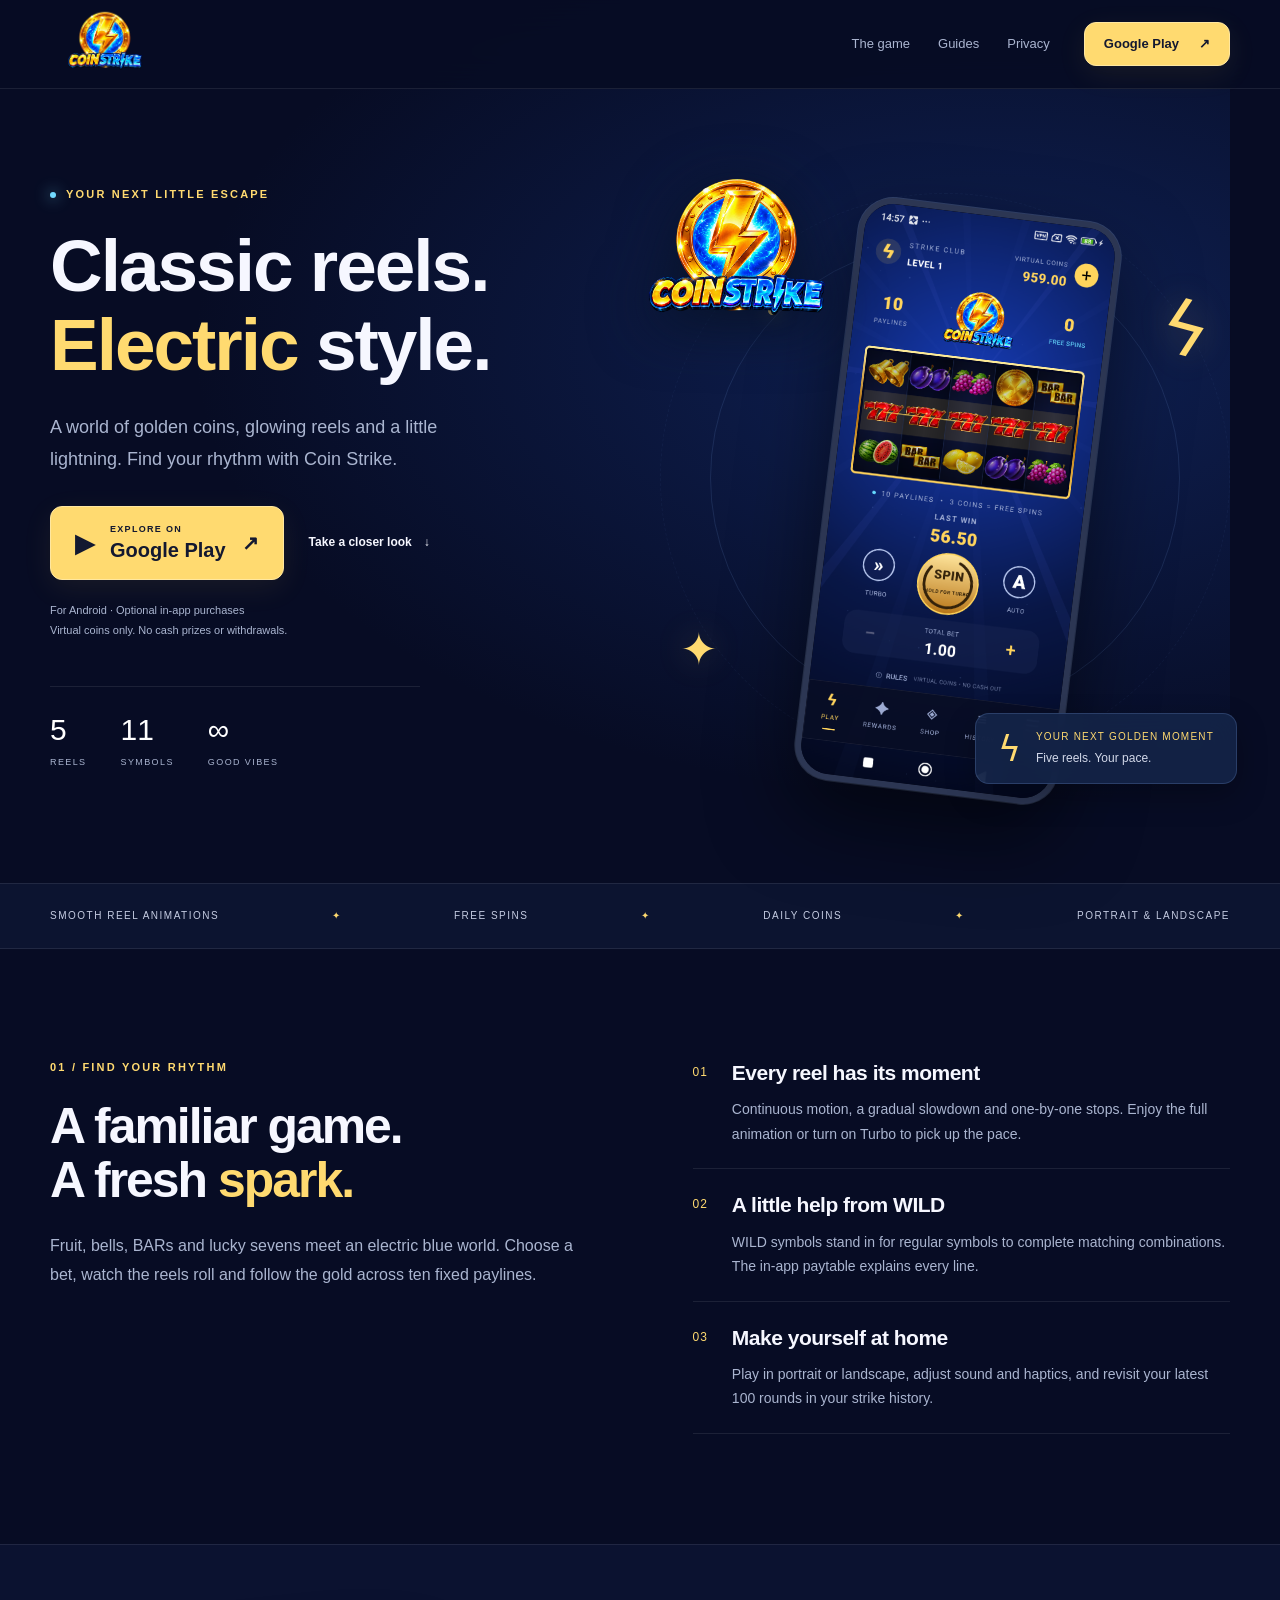
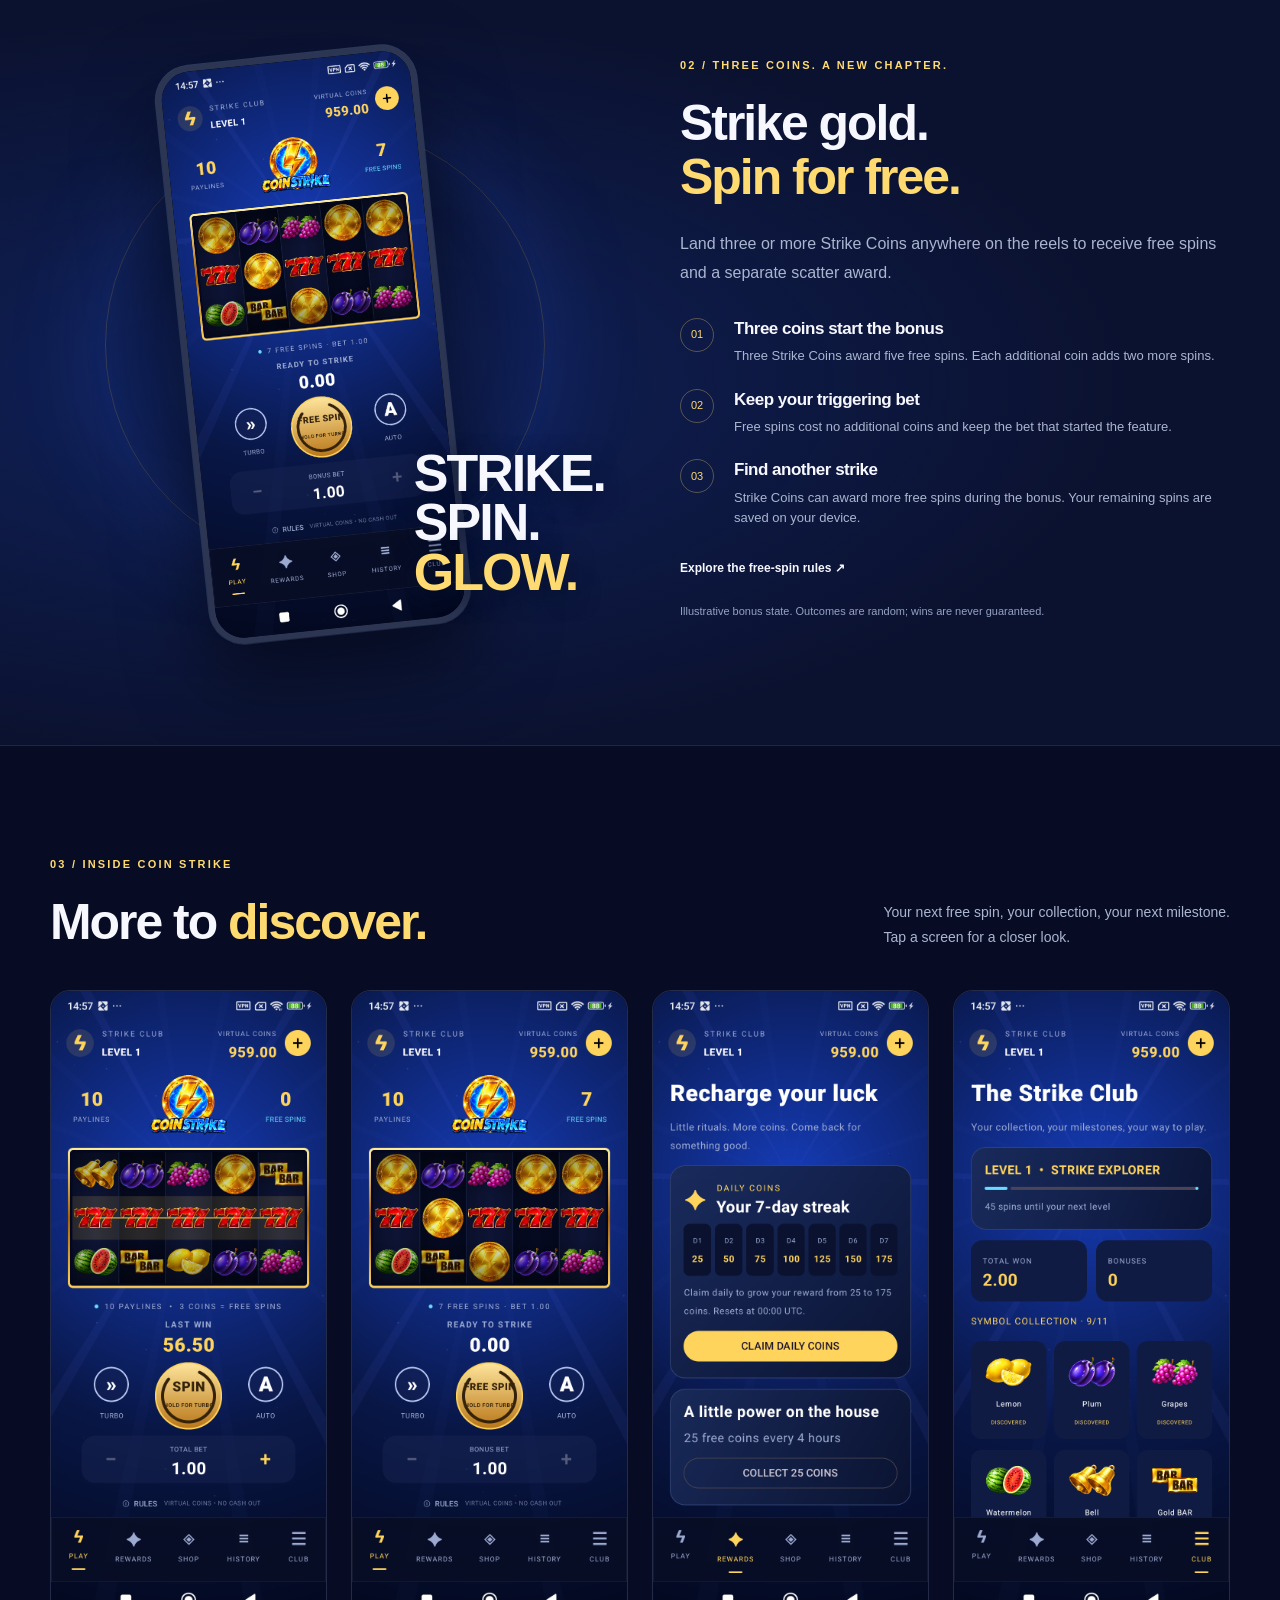
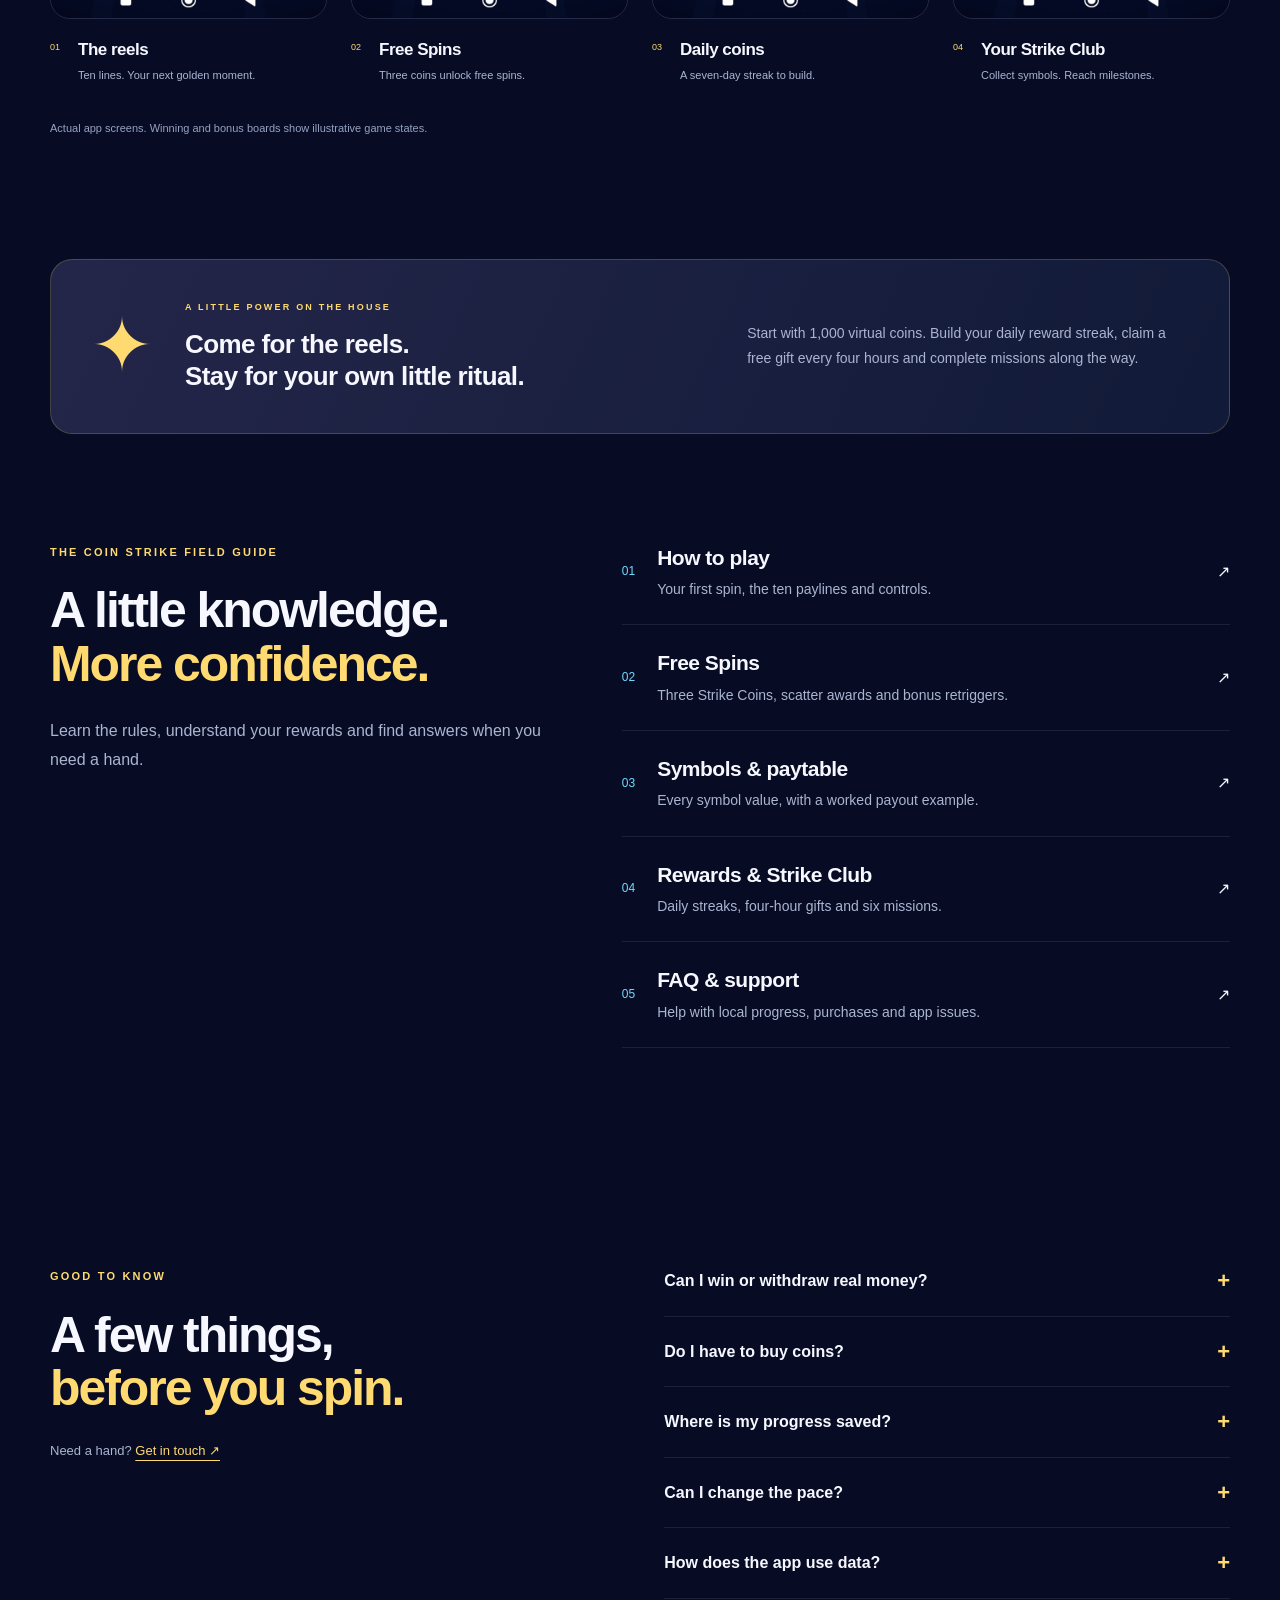
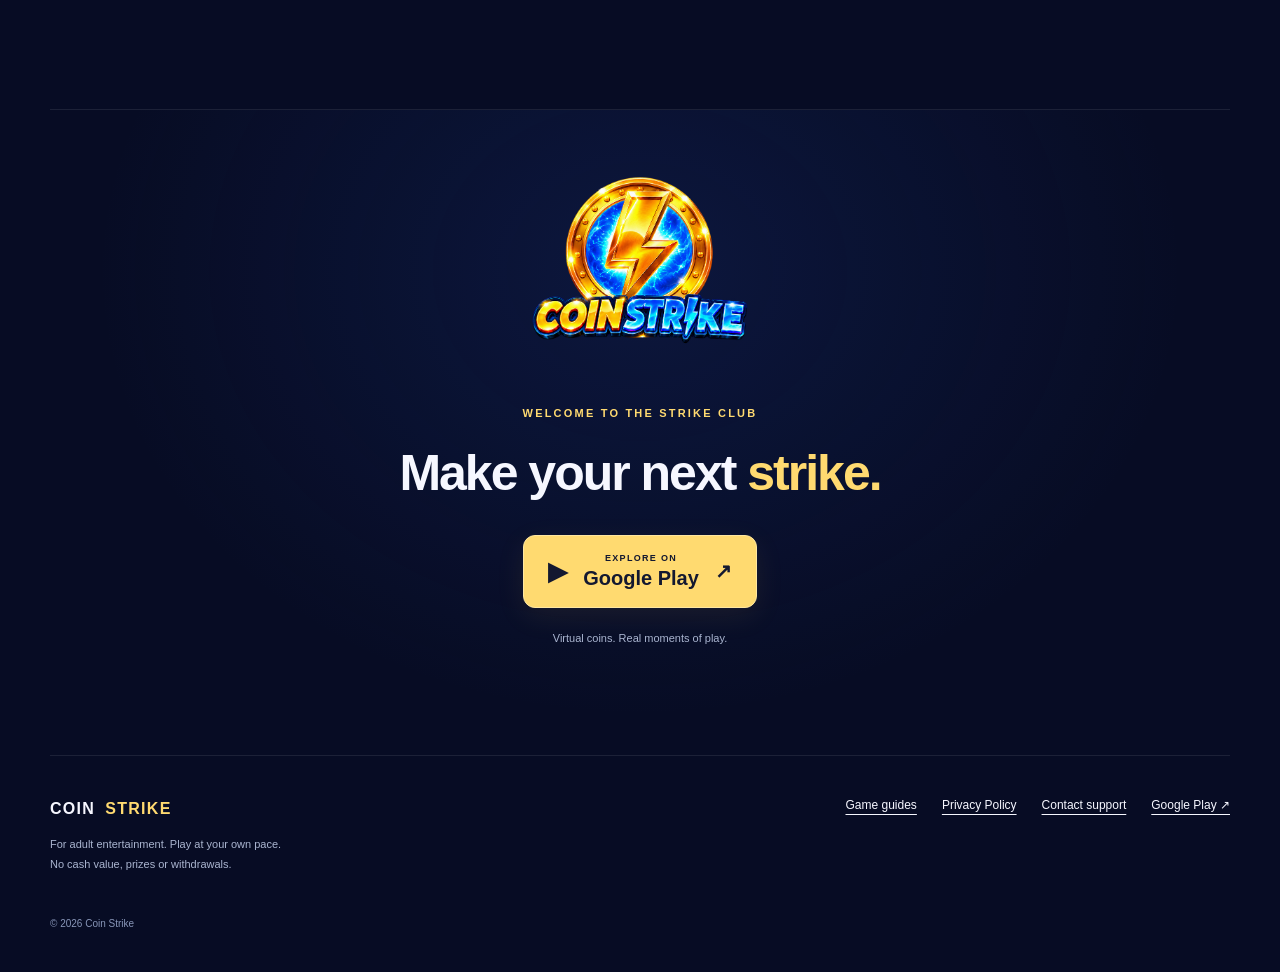
<file: index.html>
<!doctype html>
<html lang="en">
<head>
  <meta charset="utf-8">
  <meta name="viewport" content="width=device-width, initial-scale=1">
  <meta name="theme-color" content="#070c24">
  <meta name="description" content="Meet Coin Strike: five spinning reels, Free Spins bonuses, daily rewards and your own Strike Club. Virtual coins only. Available for Android.">
  <meta property="og:title" content="Coin Strike — Your next golden moment">
  <meta property="og:description" content="Classic reels. Electric style. Discover Coin Strike for Android.">
  <meta property="og:type" content="website">
  <meta property="og:image" content="https://limoorkastrk0-spec.github.io/energy/assets/social-banner.png">
  <link rel="canonical" href="https://limoorkastrk0-spec.github.io/energy/">
  <meta property="og:url" content="https://limoorkastrk0-spec.github.io/energy/">
  <meta name="google-site-verification" content="cwt-EK8rHZI1pwtSwrD2F3ayRUk7xdEvDpZ3lm4qTAI">
  <title>Coin Strike — Your next golden moment</title>
  <link rel="icon" type="image/png" href="assets/app-icon.png?v=9-final">
  <link rel="stylesheet" href="styles.css?v=9-final">
  <script src="site.js" defer></script>
<script type="application/ld+json">{"@context": "https://schema.org", "@type": "WebSite", "@id": "https://limoorkastrk0-spec.github.io/energy/#website", "url": "https://limoorkastrk0-spec.github.io/energy/", "name": "Coin Strike", "inLanguage": "en"}</script>
</head>
<body>
<a class="skip-link" href="#main">Skip to content</a>
<header class="site-header">
  <div class="wrap header-inner">
    <a class="brand" href="index.html" aria-label="Coin Strike home"><img src="assets/coin-strike-logo.png?v=9-final" width="110" height="88" alt="Coin Strike"></a>
    <nav aria-label="Main navigation"><a href="#the-game">The game</a><a href="#guides">Guides</a><a href="privacy.html">Privacy</a></nav>
    <a class="button button-small" href="https://play.google.com/store/apps/details?id=com.fallowmint.harvesttrolley" target="_blank" rel="noopener noreferrer">Google Play <span aria-hidden="true">↗</span></a>
  </div>
</header>
<main id="main">
  <section class="hero wrap" aria-labelledby="hero-title">
    <div class="hero-copy">
      <p class="eyebrow"><span class="spark" aria-hidden="true"></span> YOUR NEXT LITTLE ESCAPE</p>
      <h1 id="hero-title">Classic reels.<br><em>Electric</em> style.</h1>
      <p class="lead">A world of golden coins, glowing reels and a little lightning. Find your rhythm with Coin Strike.</p>
      <div class="hero-actions">
        <a class="button play-button" href="https://play.google.com/store/apps/details?id=com.fallowmint.harvesttrolley" target="_blank" rel="noopener noreferrer"><span class="play-triangle" aria-hidden="true">▶</span><span><small>EXPLORE ON</small>Google Play</span><span aria-hidden="true">↗</span></a>
        <a class="text-link" href="#the-game">Take a closer look <span aria-hidden="true">↓</span></a>
      </div>
      <p class="fine-print">For Android · Optional in-app purchases<br>Virtual coins only. No cash prizes or withdrawals.</p>
      <div class="hero-specs"><div><strong>5</strong><span>REELS</span></div><div><strong>11</strong><span>SYMBOLS</span></div><div><strong>∞</strong><span>GOOD VIBES</span></div></div>
    </div>
    <div class="hero-stage">
      <div class="orbit orbit-one" aria-hidden="true"></div><div class="orbit orbit-two" aria-hidden="true"></div>
      <span class="floating-spark spark-one" aria-hidden="true">ϟ</span><span class="floating-spark spark-two" aria-hidden="true">✦</span>
      <img class="hero-logo" src="assets/coin-strike-logo.png?v=9-final" width="260" height="260" alt="Coin Strike — Free Spins">
      <div class="phone hero-phone"><img src="assets/slot-win.png?v=9-final" width="720" height="1640" fetchpriority="high" alt="Coin Strike slot with five reels and winning symbols on a Coin Strike payline"></div>
      <div class="stage-label"><span aria-hidden="true">ϟ</span><div>YOUR NEXT GOLDEN MOMENT<small>Five reels. Your pace.</small></div></div>
    </div>
  </section>
  <div class="feature-strip"><div class="wrap"><span>SMOOTH REEL ANIMATIONS</span><i aria-hidden="true">✦</i><span>FREE SPINS</span><i aria-hidden="true">✦</i><span>DAILY COINS</span><i aria-hidden="true">✦</i><span>PORTRAIT & LANDSCAPE</span></div></div>
  <section class="section wrap game-section" id="the-game" aria-labelledby="game-title">
    <div class="section-intro"><p class="eyebrow">01 / FIND YOUR RHYTHM</p><h2 id="game-title">A familiar game.<br>A fresh <em>spark.</em></h2><p>Fruit, bells, BARs and lucky sevens meet an electric blue world. Choose a bet, watch the reels roll and follow the gold across ten fixed paylines.</p></div>
    <div class="game-details">
      <article><span class="detail-number">01</span><div><h3>Every reel has its moment</h3><p>Continuous motion, a gradual slowdown and one-by-one stops. Enjoy the full animation or turn on Turbo to pick up the pace.</p></div></article>
      <article><span class="detail-number">02</span><div><h3>A little help from WILD</h3><p>WILD symbols stand in for regular symbols to complete matching combinations. The in-app paytable explains every line.</p></div></article>
      <article><span class="detail-number">03</span><div><h3>Make yourself at home</h3><p>Play in portrait or landscape, adjust sound and haptics, and revisit your latest 100 rounds in your strike history.</p></div></article>
    </div>
  </section>
  <section class="bonus-section" aria-labelledby="bonus-title">
    <div class="wrap bonus-grid">
      <div class="bonus-art"><div class="bonus-halo" aria-hidden="true"></div><div class="phone bonus-phone"><img src="assets/free-spins.png?v=9-final" width="720" height="1640" loading="lazy" alt="Free Spins bonus with Strike Coins and the remaining free-spin counter"></div><span class="bonus-tag">STRIKE.<br>SPIN.<br><b>GLOW.</b></span></div>
      <div class="bonus-copy"><p class="eyebrow">02 / THREE COINS. A NEW CHAPTER.</p><h2 id="bonus-title">Strike gold.<br><em>Spin for free.</em></h2><p>Land three or more Strike Coins anywhere on the reels to receive free spins and a separate scatter award.</p>
        <ol class="steps"><li><span>01</span><div><h3>Three coins start the bonus</h3><p>Three Strike Coins award five free spins. Each additional coin adds two more spins.</p></div></li><li><span>02</span><div><h3>Keep your triggering bet</h3><p>Free spins cost no additional coins and keep the bet that started the feature.</p></div></li><li><span>03</span><div><h3>Find another strike</h3><p>Strike Coins can award more free spins during the bonus. Your remaining spins are saved on your device.</p></div></li></ol>
        <a class="text-link" href="free-spins.html">Explore the free-spin rules ↗</a><p class="caption">Illustrative bonus state. Outcomes are random; wins are never guaranteed.</p>
      </div>
    </div>
  </section>
  <section class="section wrap" id="screenshots" aria-labelledby="screens-title">
    <div class="section-heading"><div><p class="eyebrow">03 / INSIDE COIN STRIKE</p><h2 id="screens-title">More to <em>discover.</em></h2></div><p>Your next free spin, your collection, your next milestone.<br>Tap a screen for a closer look.</p></div>
    <div class="screens-grid">
      <figure><a class="screenshot-link" href="assets/slot-win.png?v=9-final" data-caption="The reels — classic symbols, electric style"><img src="assets/slot-win.png?v=9-final" width="720" height="1640" loading="lazy" alt="Enlarge the main slot screen"></a><figcaption><span>01</span><h3>The reels</h3><p>Ten lines. Your next golden moment.</p></figcaption></figure>
      <figure><a class="screenshot-link" href="assets/free-spins.png?v=9-final" data-caption="Free Spins — keep your triggering bet"><img src="assets/free-spins.png?v=9-final" width="720" height="1640" loading="lazy" alt="Enlarge the Free Spins bonus screen"></a><figcaption><span>02</span><h3>Free Spins</h3><p>Three coins unlock free spins.</p></figcaption></figure>
      <figure><a class="screenshot-link" href="assets/daily-rewards.png?v=9-final" data-caption="Daily coins — rewards and missions"><img src="assets/daily-rewards.png?v=9-final" width="720" height="1640" loading="lazy" alt="Enlarge the daily rewards screen"></a><figcaption><span>03</span><h3>Daily coins</h3><p>A seven-day streak to build.</p></figcaption></figure>
      <figure><a class="screenshot-link" href="assets/strike-club.png?v=9-final" data-caption="Strike Club — your collection and milestones"><img src="assets/strike-club.png?v=9-final" width="720" height="1640" loading="lazy" alt="Enlarge the Strike Club screen"></a><figcaption><span>04</span><h3>Your Strike Club</h3><p>Collect symbols. Reach milestones.</p></figcaption></figure>
    </div>
    <p class="caption">Actual app screens. Winning and bonus boards show illustrative game states.</p>
  </section>
  <section class="wrap rewards-banner"><div class="reward-symbol" aria-hidden="true">✦</div><div><p class="eyebrow">A LITTLE POWER ON THE HOUSE</p><h2>Come for the reels.<br>Stay for your own little ritual.</h2></div><p>Start with 1,000 virtual coins. Build your daily reward streak, claim a free gift every four hours and complete missions along the way.</p></section>
  <section class="section wrap guide-directory" id="guides" aria-labelledby="guides-title"><div class="section-intro"><p class="eyebrow">THE COIN STRIKE FIELD GUIDE</p><h2 id="guides-title">A little knowledge.<br><em>More confidence.</em></h2><p>Learn the rules, understand your rewards and find answers when you need a hand.</p></div><div class="guide-links"><a class="guide-link" href="how-to-play.html"><span class="guide-number">01</span><div><h3>How to play</h3><p>Your first spin, the ten paylines and controls.</p></div><span aria-hidden="true">↗</span></a><a class="guide-link" href="free-spins.html"><span class="guide-number">02</span><div><h3>Free Spins</h3><p>Three Strike Coins, scatter awards and bonus retriggers.</p></div><span aria-hidden="true">↗</span></a><a class="guide-link" href="symbols-and-paytable.html"><span class="guide-number">03</span><div><h3>Symbols &amp; paytable</h3><p>Every symbol value, with a worked payout example.</p></div><span aria-hidden="true">↗</span></a><a class="guide-link" href="rewards.html"><span class="guide-number">04</span><div><h3>Rewards &amp; Strike Club</h3><p>Daily streaks, four-hour gifts and six missions.</p></div><span aria-hidden="true">↗</span></a><a class="guide-link" href="faq.html"><span class="guide-number">05</span><div><h3>FAQ &amp; support</h3><p>Help with local progress, purchases and app issues.</p></div><span aria-hidden="true">↗</span></a></div></section>
  <section class="section wrap faq-section" id="questions" aria-labelledby="faq-title">
    <div><p class="eyebrow">GOOD TO KNOW</p><h2 id="faq-title">A few things,<br><em>before you spin.</em></h2><p>Need a hand? <a href="mailto:limoor.kastrk0@gmail.com">Get in touch ↗</a></p></div>
    <div class="faq-list">
      <details><summary>Can I win or withdraw real money?</summary><p>No. Coin Strike uses virtual coins for entertainment. Coins have no monetary value and cannot be exchanged for money or real-world prizes.</p></details>
      <details><summary>Do I have to buy coins?</summary><p>No. You receive 1,000 starting coins and can collect free rewards. Additional virtual coin packs are optional purchases through Google Play. Buying coins never improves the odds.</p></details>
      <details><summary>Where is my progress saved?</summary><p>Your wallet, settings and game progress are stored on your device. There is no account or cloud sync. Clearing app storage or uninstalling removes this progress, including consumed coin packs.</p></details>
      <details><summary>Can I change the pace?</summary><p>Yes. Choose normal or Turbo animation, or start a 10, 25 or 50-spin autoplay session. You can stop autoplay; it also stops on low balance, a bonus or leaving the game. Animation speed does not change the odds.</p></details>
      <details><summary>How does the app use data?</summary><p>Gameplay is saved locally. Google Play handles payments, and Firebase services provide usage analytics, crash reports and performance diagnostics. Read our <a href="privacy.html">Privacy Policy</a> for details and your options.</p></details>
    </div>
  </section>
  <section class="closing wrap"><img src="assets/coin-strike-logo.png?v=9-final" width="140" height="140" loading="lazy" alt=""><p class="eyebrow">WELCOME TO THE STRIKE CLUB</p><h2>Make your next <em>strike.</em></h2><a class="button play-button" href="https://play.google.com/store/apps/details?id=com.fallowmint.harvesttrolley" target="_blank" rel="noopener noreferrer"><span class="play-triangle" aria-hidden="true">▶</span><span><small>EXPLORE ON</small>Google Play</span><span aria-hidden="true">↗</span></a><p class="fine-print">Virtual coins. Real moments of play.</p></section>
</main>
<footer class="site-footer wrap"><div><a class="brand" href="index.html">COIN <b>STRIKE</b></a><p>For adult entertainment. Play at your own pace.<br>No cash value, prizes or withdrawals.</p></div><div class="footer-links"><a href="#guides">Game guides</a><a href="privacy.html">Privacy Policy</a><a href="mailto:limoor.kastrk0@gmail.com">Contact support</a><a href="https://play.google.com/store/apps/details?id=com.fallowmint.harvesttrolley" target="_blank" rel="noopener noreferrer">Google Play ↗</a></div><small>© 2026 Coin Strike</small></footer>
<dialog class="lightbox" aria-labelledby="lightbox-caption"><button class="lightbox-close" type="button" aria-label="Close screenshot">×</button><img alt=""><p id="lightbox-caption"></p></dialog>
</body>
</html>
</file>
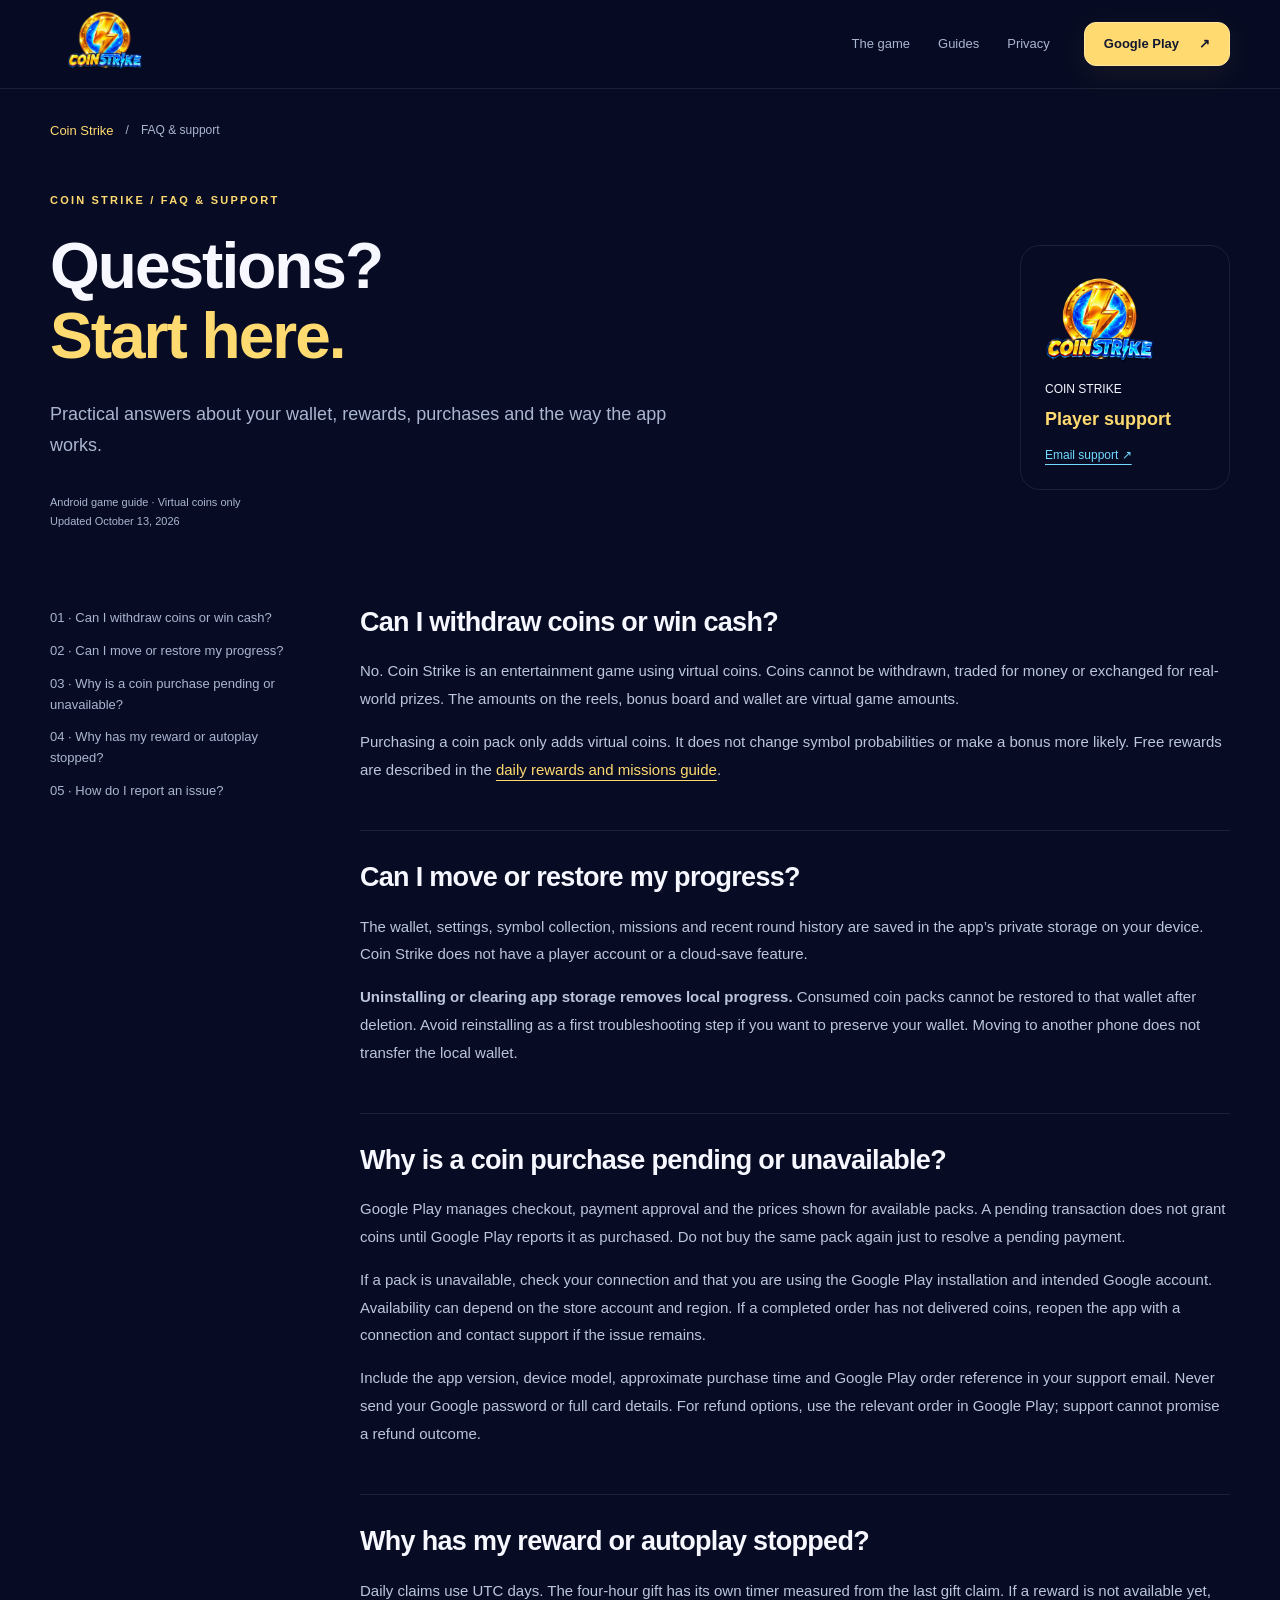
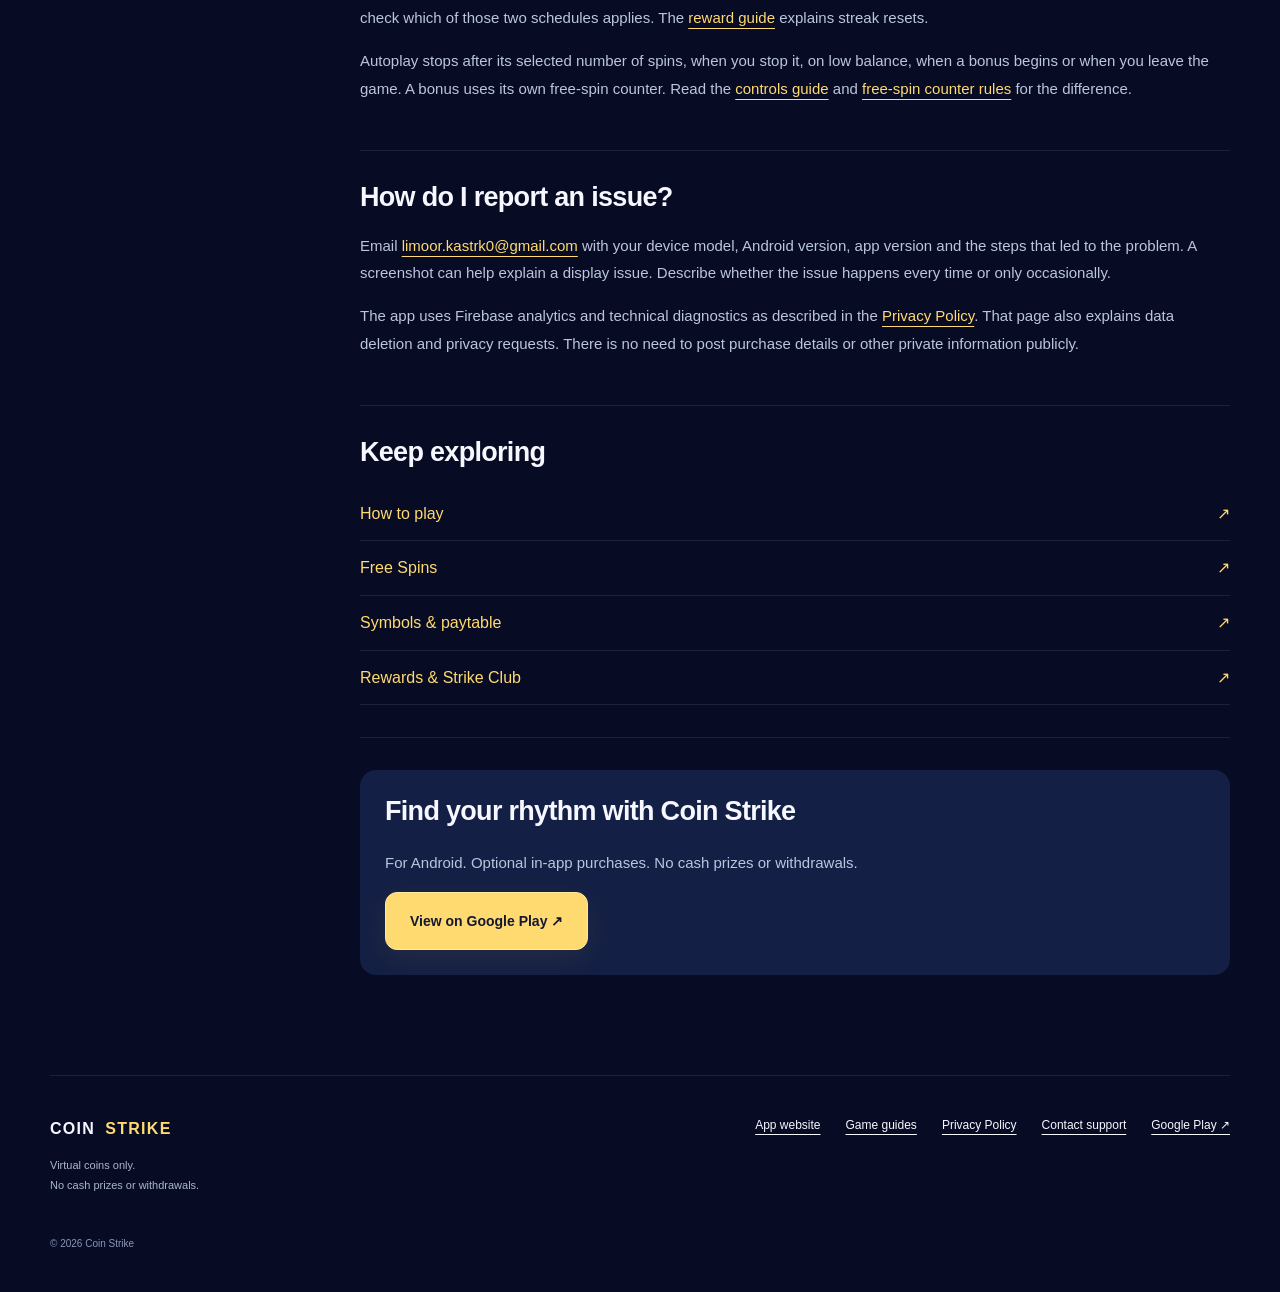
<file: faq.html>
<!doctype html>
<html lang="en">
<head>
  <meta charset="utf-8">
  <meta name="viewport" content="width=device-width, initial-scale=1">
  <meta name="theme-color" content="#070c24">
  <meta name="description" content="Get help with Coin Strike: local progress, virtual coins, pending Google Play purchases, daily reward timing, autoplay and contacting app support.">
  <title>Coin Strike FAQ — Progress, Purchases &amp; Support</title>
  <link rel="canonical" href="https://limoorkastrk0-spec.github.io/energy/faq.html">
  <meta property="og:type" content="website">
  <meta property="og:title" content="Coin Strike FAQ — Progress, Purchases &amp; Support">
  <meta property="og:description" content="Get help with Coin Strike: local progress, virtual coins, pending Google Play purchases, daily reward timing, autoplay and contacting app support.">
  <meta property="og:url" content="https://limoorkastrk0-spec.github.io/energy/faq.html">
  <meta property="og:image" content="https://limoorkastrk0-spec.github.io/energy/assets/social-banner.png">
  <link rel="icon" type="image/png" href="assets/app-icon.png?v=9-final">
  <link rel="stylesheet" href="styles.css?v=9-final">
  <script type="application/ld+json">{"@context": "https://schema.org", "@graph": [{"@type": "WebPage", "@id": "https://limoorkastrk0-spec.github.io/energy/faq.html", "url": "https://limoorkastrk0-spec.github.io/energy/faq.html", "name": "Coin Strike FAQ — Progress, Purchases & Support", "description": "Get help with Coin Strike: local progress, virtual coins, pending Google Play purchases, daily reward timing, autoplay and contacting app support.", "inLanguage": "en", "isPartOf": {"@id": "https://limoorkastrk0-spec.github.io/energy/#website"}}, {"@type": "BreadcrumbList", "itemListElement": [{"@type": "ListItem", "position": 1, "name": "Coin Strike", "item": "https://limoorkastrk0-spec.github.io/energy/"}, {"@type": "ListItem", "position": 2, "name": "FAQ & support", "item": "https://limoorkastrk0-spec.github.io/energy/faq.html"}]}]}</script>
</head>
<body>
<a class="skip-link" href="#main">Skip to content</a>
<header class="site-header"><div class="wrap header-inner">
  <a class="brand" href="index.html" aria-label="Coin Strike home"><img src="assets/coin-strike-logo.png?v=9-final" width="110" height="88" alt="Coin Strike"></a>
  <nav aria-label="Main navigation"><a href="index.html#the-game">The game</a><a href="index.html#guides">Guides</a><a href="privacy.html">Privacy</a></nav>
  <a class="button button-small" href="https://play.google.com/store/apps/details?id=com.fallowmint.harvesttrolley" target="_blank" rel="noopener noreferrer">Google Play <span aria-hidden="true">↗</span></a>
</div></header>
<main id="main" class="wrap">
  <nav class="breadcrumbs" aria-label="Breadcrumb"><a href="index.html">Coin Strike</a><span aria-hidden="true">/</span><span aria-current="page">FAQ &amp; support</span></nav>
  <div class="guide-hero"><div><p class="eyebrow">COIN STRIKE / FAQ &amp; SUPPORT</p><h1>Questions?<br><em>Start here.</em></h1><p class="lead">Practical answers about your wallet, rewards, purchases and the way the app works.</p><p class="fine-print">Android game guide · Virtual coins only<br>Updated October 13, 2026</p></div><div class="guide-help"><img src="assets/coin-strike-logo.png?v=9-final" width="110" height="110" alt="Coin Strike"><p>COIN STRIKE<br><strong>Player support</strong></p><a href="mailto:limoor.kastrk0@gmail.com">Email support ↗</a></div></div>
  <div class="policy-layout guide-layout"><nav class="policy-nav" aria-label="On this page"><a href="#virtual-coins">01 · Can I withdraw coins or win cash?</a><a href="#progress">02 · Can I move or restore my progress?</a><a href="#purchases">03 · Why is a coin purchase pending or unavailable?</a><a href="#timing">04 · Why has my reward or autoplay stopped?</a><a href="#support">05 · How do I report an issue?</a></nav><article class="policy-body"><section id="virtual-coins"><h2>Can I withdraw coins or win cash?</h2><p>No. Coin Strike is an entertainment game using virtual coins. Coins cannot be withdrawn, traded for money or exchanged for real-world prizes. The amounts on the reels, bonus board and wallet are virtual game amounts.</p><p>Purchasing a coin pack only adds virtual coins. It does not change symbol probabilities or make a bonus more likely. Free rewards are described in the <a href="rewards.html">daily rewards and missions guide</a>.</p></section><section id="progress"><h2>Can I move or restore my progress?</h2><p>The wallet, settings, symbol collection, missions and recent round history are saved in the app’s private storage on your device. Coin Strike does not have a player account or a cloud-save feature.</p><p><strong>Uninstalling or clearing app storage removes local progress.</strong> Consumed coin packs cannot be restored to that wallet after deletion. Avoid reinstalling as a first troubleshooting step if you want to preserve your wallet. Moving to another phone does not transfer the local wallet.</p></section><section id="purchases"><h2>Why is a coin purchase pending or unavailable?</h2><p>Google Play manages checkout, payment approval and the prices shown for available packs. A pending transaction does not grant coins until Google Play reports it as purchased. Do not buy the same pack again just to resolve a pending payment.</p><p>If a pack is unavailable, check your connection and that you are using the Google Play installation and intended Google account. Availability can depend on the store account and region. If a completed order has not delivered coins, reopen the app with a connection and contact support if the issue remains.</p><p>Include the app version, device model, approximate purchase time and Google Play order reference in your support email. Never send your Google password or full card details. For refund options, use the relevant order in Google Play; support cannot promise a refund outcome.</p></section><section id="timing"><h2>Why has my reward or autoplay stopped?</h2><p>Daily claims use UTC days. The four-hour gift has its own timer measured from the last gift claim. If a reward is not available yet, check which of those two schedules applies. The <a href="rewards.html#daily">reward guide</a> explains streak resets.</p><p>Autoplay stops after its selected number of spins, when you stop it, on low balance, when a bonus begins or when you leave the game. A bonus uses its own free-spin counter. Read the <a href="how-to-play.html#controls">controls guide</a> and <a href="free-spins.html#counter">free-spin counter rules</a> for the difference.</p></section><section id="support"><h2>How do I report an issue?</h2><p>Email <a href="mailto:limoor.kastrk0@gmail.com">limoor.kastrk0@gmail.com</a> with your device model, Android version, app version and the steps that led to the problem. A screenshot can help explain a display issue. Describe whether the issue happens every time or only occasionally.</p><p>The app uses Firebase analytics and technical diagnostics as described in the <a href="privacy.html">Privacy Policy</a>. That page also explains data deletion and privacy requests. There is no need to post purchase details or other private information publicly.</p></section>
    <section class="related-guides" aria-labelledby="related-title"><h2 id="related-title">Keep exploring</h2><a href="how-to-play.html">How to play <span aria-hidden="true">↗</span></a><a href="free-spins.html">Free Spins <span aria-hidden="true">↗</span></a><a href="symbols-and-paytable.html">Symbols &amp; paytable <span aria-hidden="true">↗</span></a><a href="rewards.html">Rewards &amp; Strike Club <span aria-hidden="true">↗</span></a></section>
    <div class="contact-box"><h2>Find your rhythm with Coin Strike</h2><p>For Android. Optional in-app purchases. No cash prizes or withdrawals.</p><a class="button" href="https://play.google.com/store/apps/details?id=com.fallowmint.harvesttrolley" target="_blank" rel="noopener noreferrer">View on Google Play ↗</a></div>
  </article></div>
</main>
<footer class="site-footer wrap"><div><a class="brand" href="index.html">COIN <b>STRIKE</b></a><p>Virtual coins only.<br>No cash prizes or withdrawals.</p></div><div class="footer-links"><a href="index.html">App website</a><a href="index.html#guides">Game guides</a><a href="privacy.html">Privacy Policy</a><a href="mailto:limoor.kastrk0@gmail.com">Contact support</a><a href="https://play.google.com/store/apps/details?id=com.fallowmint.harvesttrolley" target="_blank" rel="noopener noreferrer">Google Play ↗</a></div><small>© 2026 Coin Strike</small></footer>
</body>
</html>
</file>
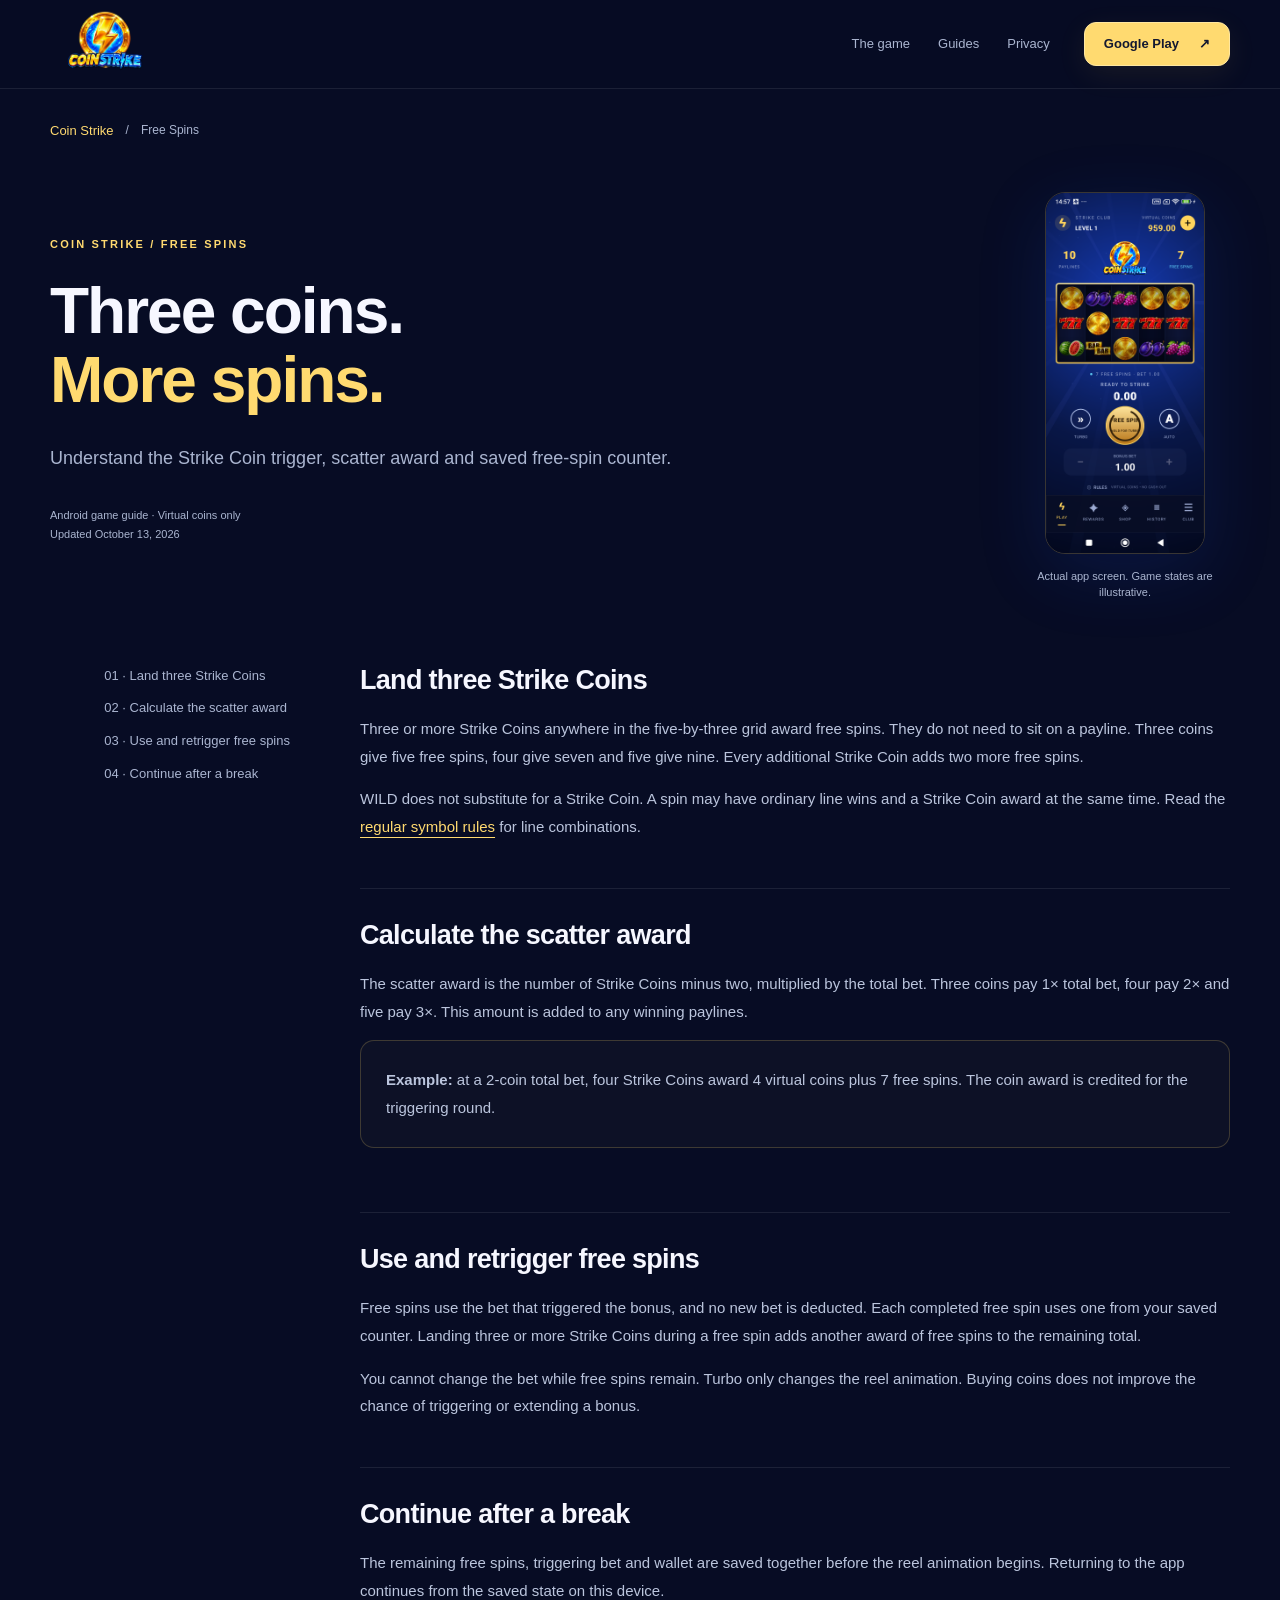
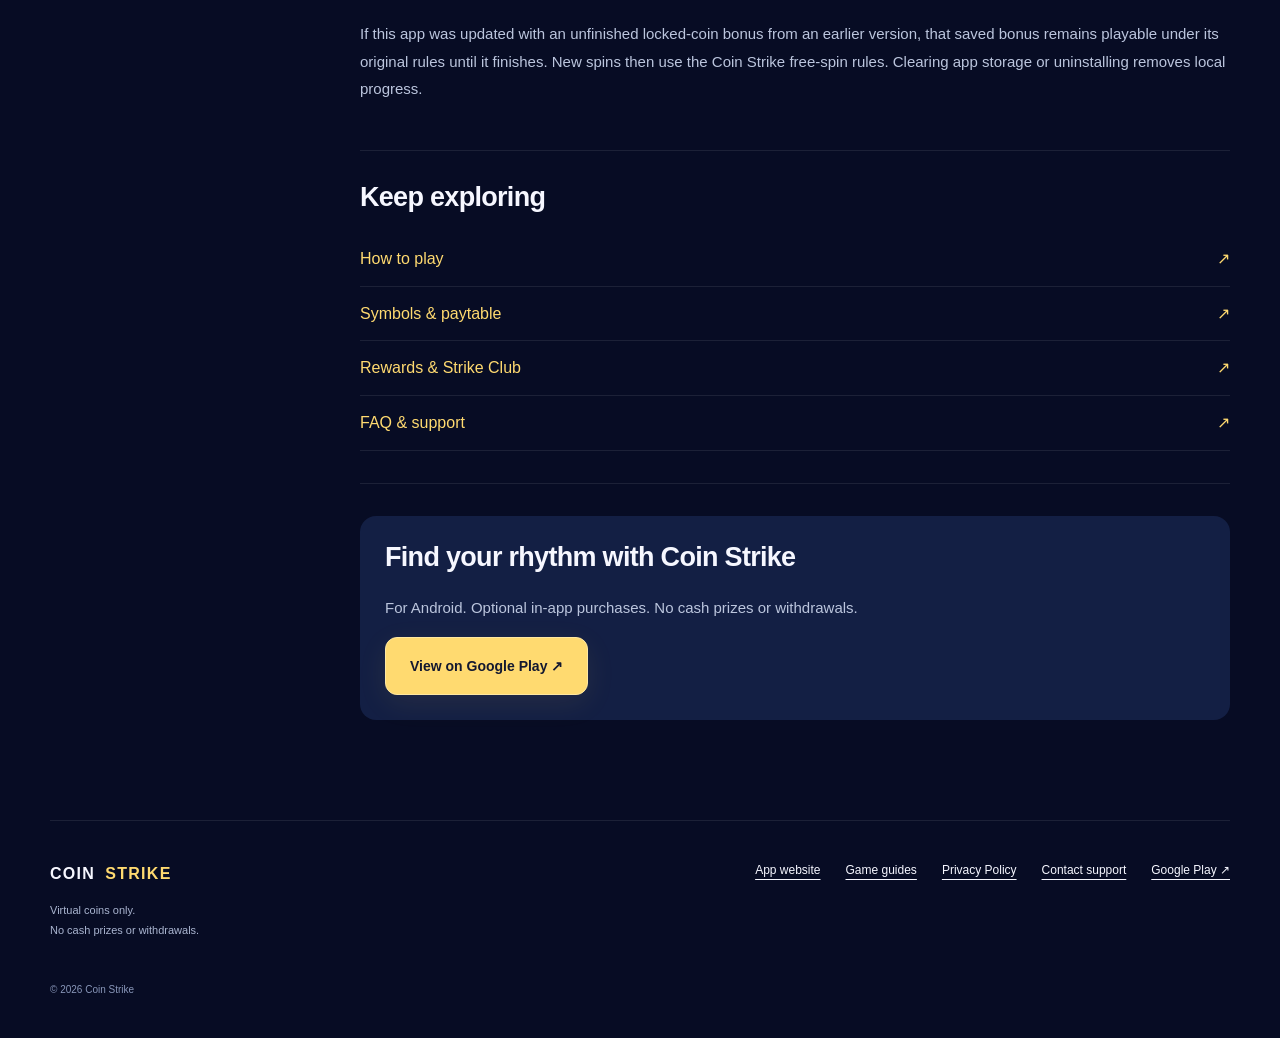
<file: free-spins.html>
<!doctype html>
<html lang="en">
<head>
  <meta charset="utf-8">
  <meta name="viewport" content="width=device-width, initial-scale=1">
  <meta name="theme-color" content="#070c24">
  <meta name="description" content="Discover how three Strike Coins trigger five free spins, how scatter awards scale with your bet and how bonus retriggers work in Coin Strike.">
  <title>Coin Strike Free Spins — Strike Coin Bonus Rules</title>
  <link rel="canonical" href="https://limoorkastrk0-spec.github.io/energy/free-spins.html">
  <meta property="og:type" content="website">
  <meta property="og:title" content="Coin Strike Free Spins — Strike Coin Bonus Rules">
  <meta property="og:description" content="Discover how three Strike Coins trigger five free spins, how scatter awards scale with your bet and how bonus retriggers work in Coin Strike.">
  <meta property="og:url" content="https://limoorkastrk0-spec.github.io/energy/free-spins.html">
  <meta property="og:image" content="https://limoorkastrk0-spec.github.io/energy/assets/social-banner.png">
  <link rel="icon" type="image/png" href="assets/app-icon.png?v=9-final">
  <link rel="stylesheet" href="styles.css?v=9-final">
  <script type="application/ld+json">{"@context": "https://schema.org", "@graph": [{"@type": "WebPage", "@id": "https://limoorkastrk0-spec.github.io/energy/free-spins.html", "url": "https://limoorkastrk0-spec.github.io/energy/free-spins.html", "name": "Coin Strike Free Spins \u2014 Strike Coin Bonus Rules", "description": "Discover how three Strike Coins trigger five free spins, how scatter awards scale with your bet and how bonus retriggers work in Coin Strike.", "inLanguage": "en", "isPartOf": {"@id": "https://limoorkastrk0-spec.github.io/energy/#website"}}, {"@type": "BreadcrumbList", "itemListElement": [{"@type": "ListItem", "position": 1, "name": "Coin Strike", "item": "https://limoorkastrk0-spec.github.io/energy/"}, {"@type": "ListItem", "position": 2, "name": "Free Spins", "item": "https://limoorkastrk0-spec.github.io/energy/free-spins.html"}]}]}</script>
</head>
<body>
<a class="skip-link" href="#main">Skip to content</a>
<header class="site-header"><div class="wrap header-inner">
  <a class="brand" href="index.html" aria-label="Coin Strike home"><img src="assets/coin-strike-logo.png?v=9-final" width="110" height="88" alt="Coin Strike"></a>
  <nav aria-label="Main navigation"><a href="index.html#the-game">The game</a><a href="index.html#guides">Guides</a><a href="privacy.html">Privacy</a></nav>
  <a class="button button-small" href="https://play.google.com/store/apps/details?id=com.fallowmint.harvesttrolley" target="_blank" rel="noopener noreferrer">Google Play <span aria-hidden="true">↗</span></a>
</div></header>
<main id="main" class="wrap">
  <nav class="breadcrumbs" aria-label="Breadcrumb"><a href="index.html">Coin Strike</a><span aria-hidden="true">/</span><span aria-current="page">Free Spins</span></nav>
  <div class="guide-hero"><div><p class="eyebrow">COIN STRIKE / FREE SPINS</p><h1>Three coins.<br><em>More spins.</em></h1><p class="lead">Understand the Strike Coin trigger, scatter award and saved free-spin counter.</p><p class="fine-print">Android game guide · Virtual coins only<br>Updated October 13, 2026</p></div><figure class="guide-art"><img src="assets/free-spins.png?v=9-final" width="720" height="1640" alt="Coin Strike free-spin counter and reel symbols"><figcaption>Actual app screen. Game states are illustrative.</figcaption></figure></div>
  <div class="policy-layout guide-layout"><nav class="policy-nav" aria-label="On this page"><a href="#trigger">01 · Land three Strike Coins</a><a href="#scatter">02 · Calculate the scatter award</a><a href="#counter">03 · Use and retrigger free spins</a><a href="#saving">04 · Continue after a break</a></nav><article class="policy-body"><section id="trigger"><h2>Land three Strike Coins</h2><p>Three or more Strike Coins anywhere in the five-by-three grid award free spins. They do not need to sit on a payline. Three coins give five free spins, four give seven and five give nine. Every additional Strike Coin adds two more free spins.</p><p>WILD does not substitute for a Strike Coin. A spin may have ordinary line wins and a Strike Coin award at the same time. Read the <a href="symbols-and-paytable.html">regular symbol rules</a> for line combinations.</p></section><section id="scatter"><h2>Calculate the scatter award</h2><p>The scatter award is the number of Strike Coins minus two, multiplied by the total bet. Three coins pay 1× total bet, four pay 2× and five pay 3×. This amount is added to any winning paylines.</p><div class="policy-note"><p><strong>Example:</strong> at a 2-coin total bet, four Strike Coins award 4 virtual coins plus 7 free spins. The coin award is credited for the triggering round.</p></div></section><section id="counter"><h2>Use and retrigger free spins</h2><p>Free spins use the bet that triggered the bonus, and no new bet is deducted. Each completed free spin uses one from your saved counter. Landing three or more Strike Coins during a free spin adds another award of free spins to the remaining total.</p><p>You cannot change the bet while free spins remain. Turbo only changes the reel animation. Buying coins does not improve the chance of triggering or extending a bonus.</p></section><section id="saving"><h2>Continue after a break</h2><p>The remaining free spins, triggering bet and wallet are saved together before the reel animation begins. Returning to the app continues from the saved state on this device.</p><p>If this app was updated with an unfinished locked-coin bonus from an earlier version, that saved bonus remains playable under its original rules until it finishes. New spins then use the Coin Strike free-spin rules. Clearing app storage or uninstalling removes local progress.</p></section><section class="related-guides" aria-labelledby="related-title"><h2 id="related-title">Keep exploring</h2><a href="how-to-play.html">How to play <span aria-hidden="true">↗</span></a><a href="symbols-and-paytable.html">Symbols &amp; paytable <span aria-hidden="true">↗</span></a><a href="rewards.html">Rewards &amp; Strike Club <span aria-hidden="true">↗</span></a><a href="faq.html">FAQ &amp; support <span aria-hidden="true">↗</span></a></section>
    <div class="contact-box"><h2>Find your rhythm with Coin Strike</h2><p>For Android. Optional in-app purchases. No cash prizes or withdrawals.</p><a class="button" href="https://play.google.com/store/apps/details?id=com.fallowmint.harvesttrolley" target="_blank" rel="noopener noreferrer">View on Google Play ↗</a></div>
  </article></div>
</main>
<footer class="site-footer wrap"><div><a class="brand" href="index.html">COIN <b>STRIKE</b></a><p>Virtual coins only.<br>No cash prizes or withdrawals.</p></div><div class="footer-links"><a href="index.html">App website</a><a href="index.html#guides">Game guides</a><a href="privacy.html">Privacy Policy</a><a href="mailto:limoor.kastrk0@gmail.com">Contact support</a><a href="https://play.google.com/store/apps/details?id=com.fallowmint.harvesttrolley" target="_blank" rel="noopener noreferrer">Google Play ↗</a></div><small>© 2026 Coin Strike</small></footer>
</body>
</html>
</file>
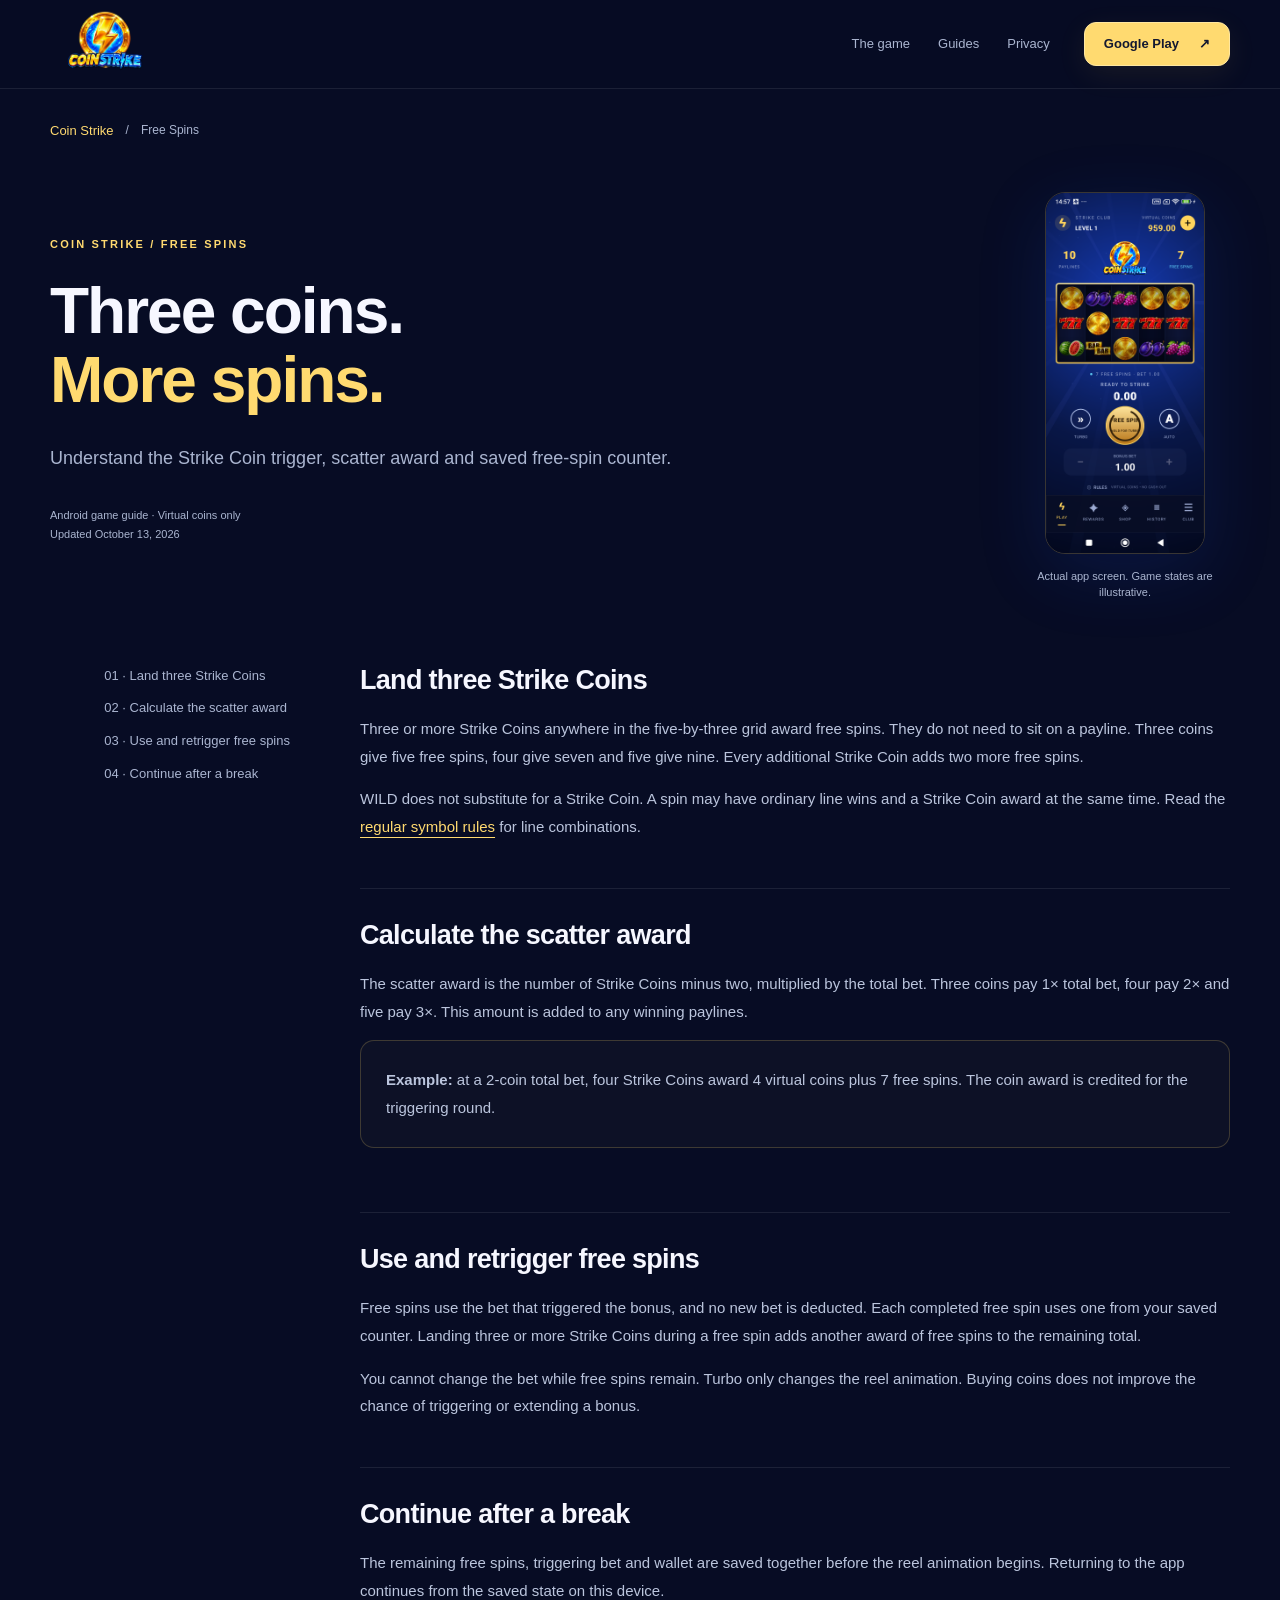
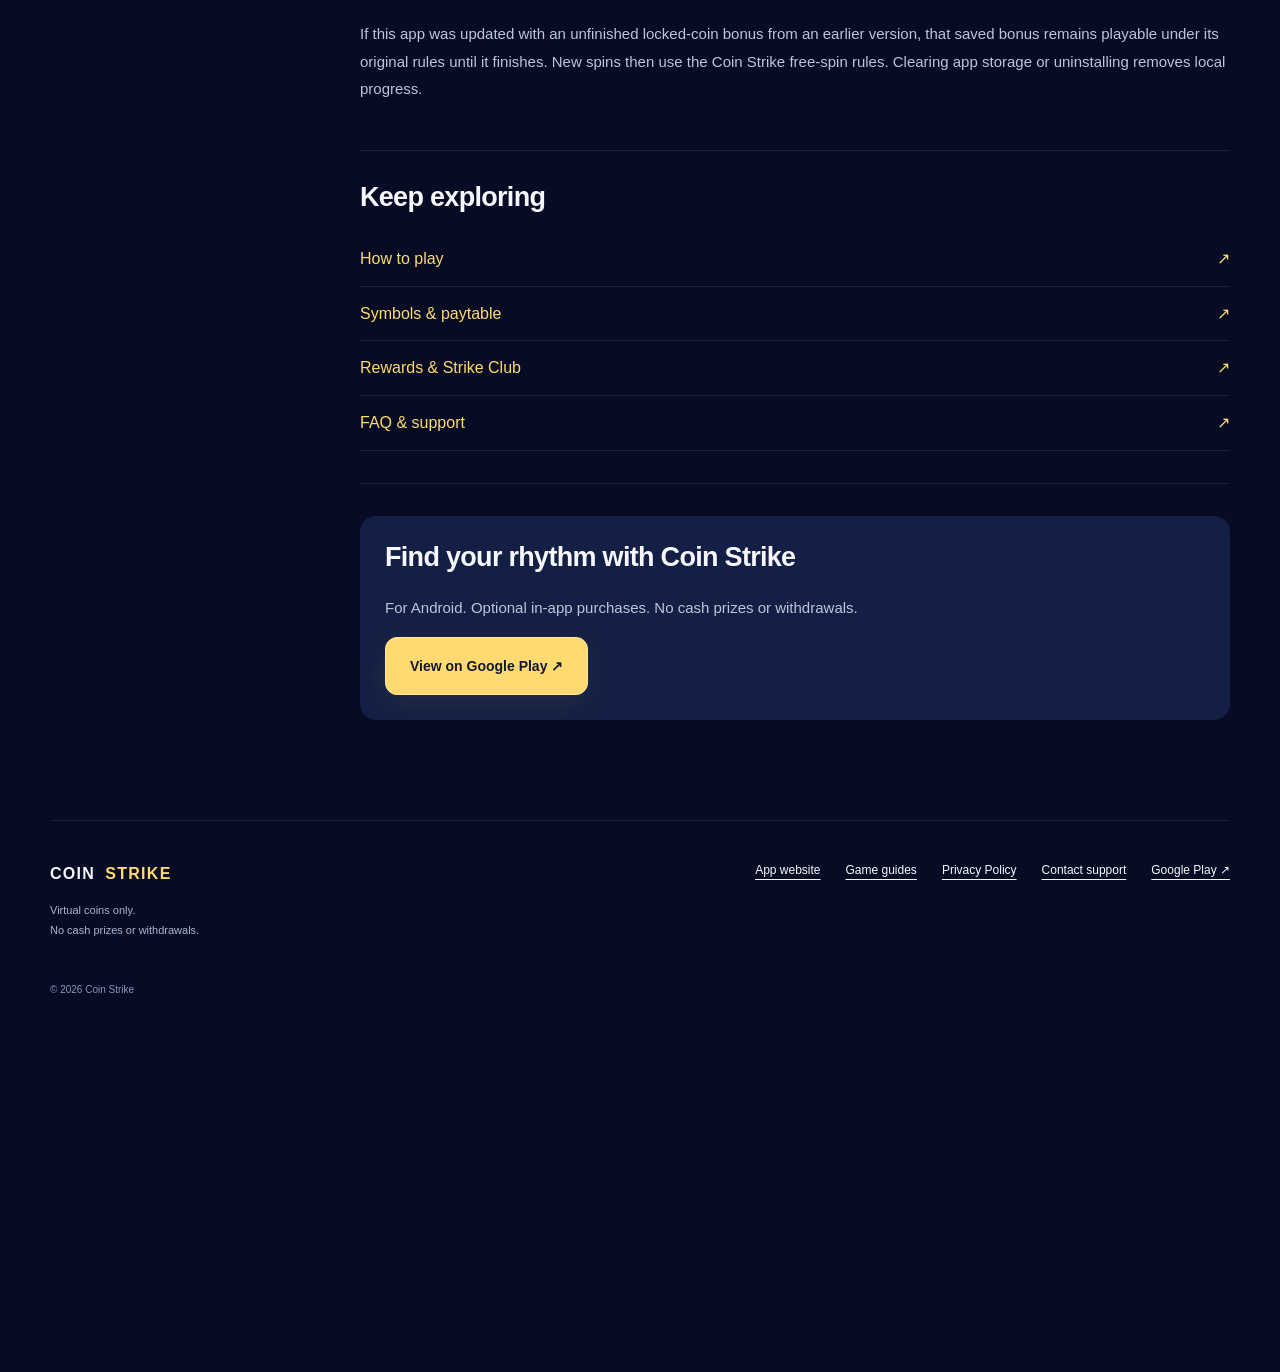
<file: hold-and-win.html>
<!doctype html><html lang="en"><head><meta charset="utf-8"><meta name="viewport" content="width=device-width, initial-scale=1"><title>Coin Strike — Bonus guide moved</title><meta name="robots" content="noindex,follow"><meta http-equiv="refresh" content="0; url=free-spins.html"><link rel="canonical" href="https://limoorkastrk0-spec.github.io/energy/free-spins.html"></head><body><h1>The bonus guide has moved</h1><p><a href="free-spins.html">Read the Coin Strike free-spin guide.</a></p></body></html>
</file>
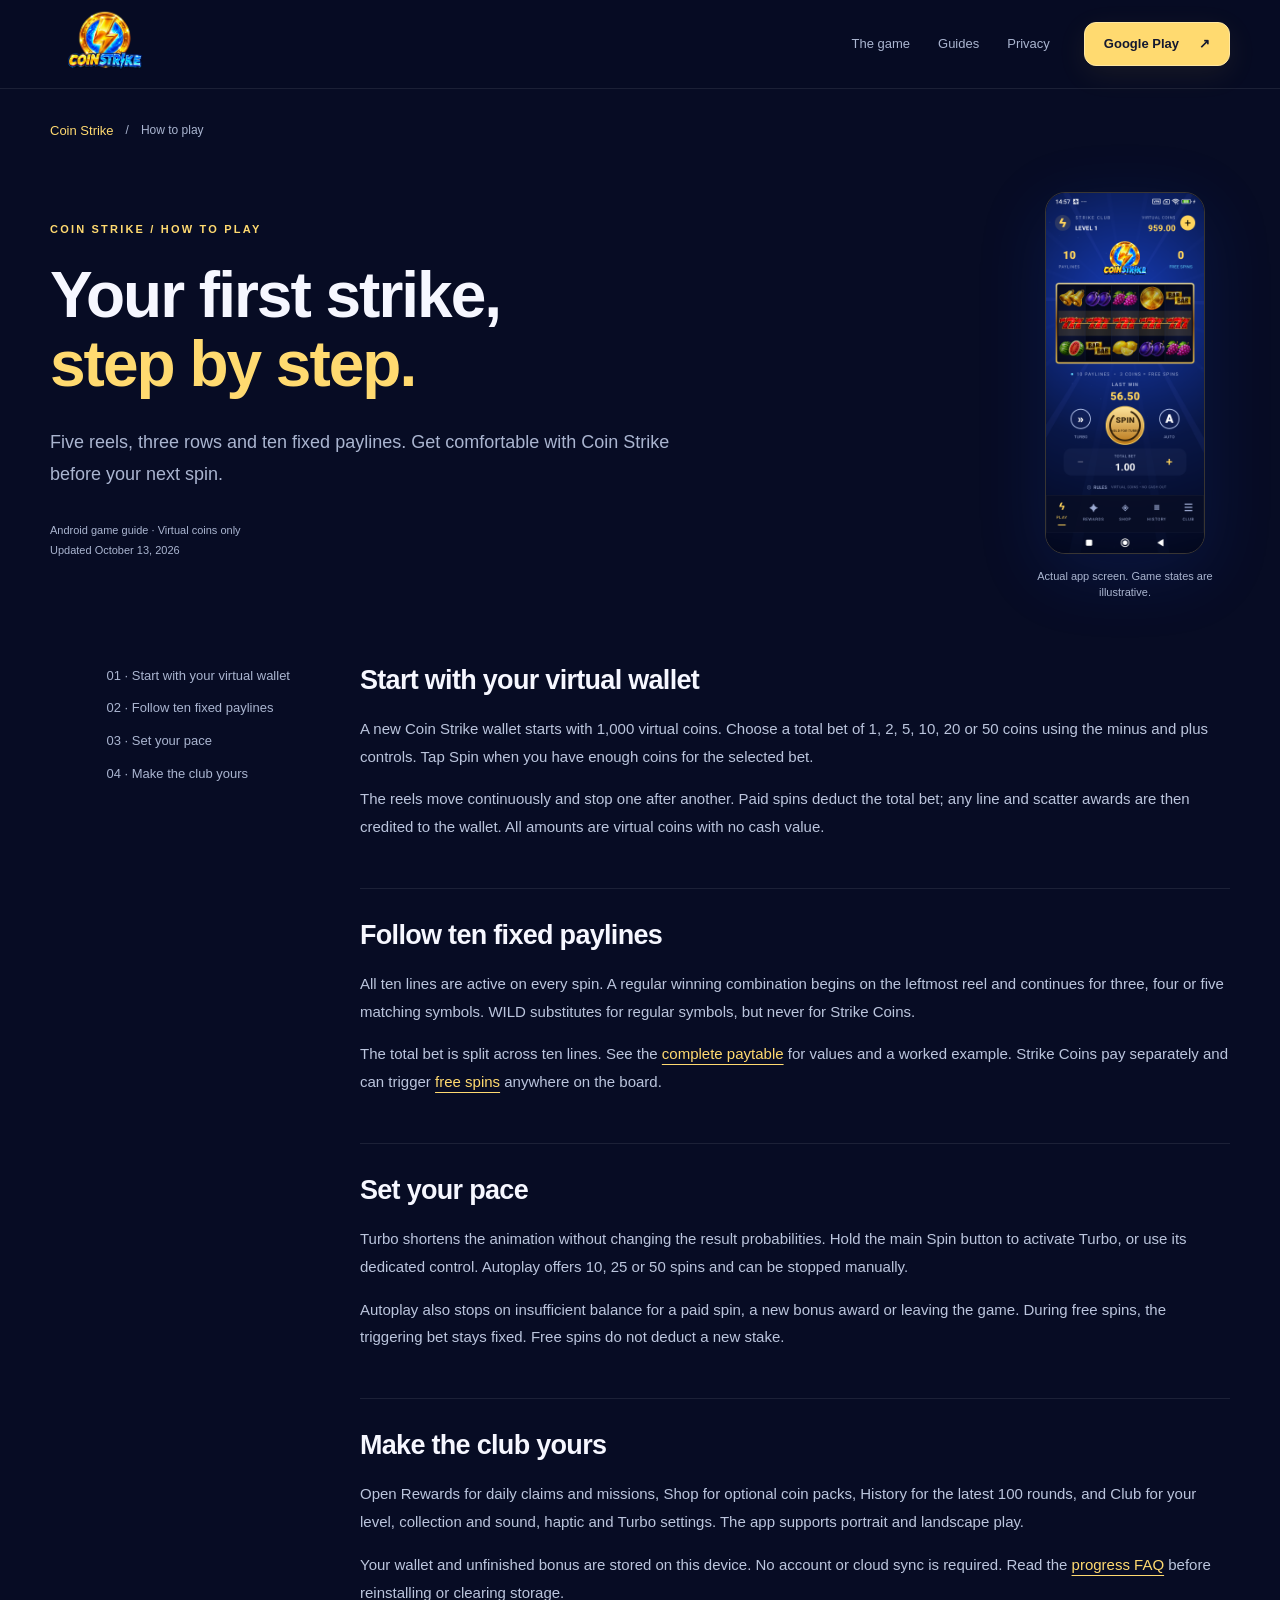
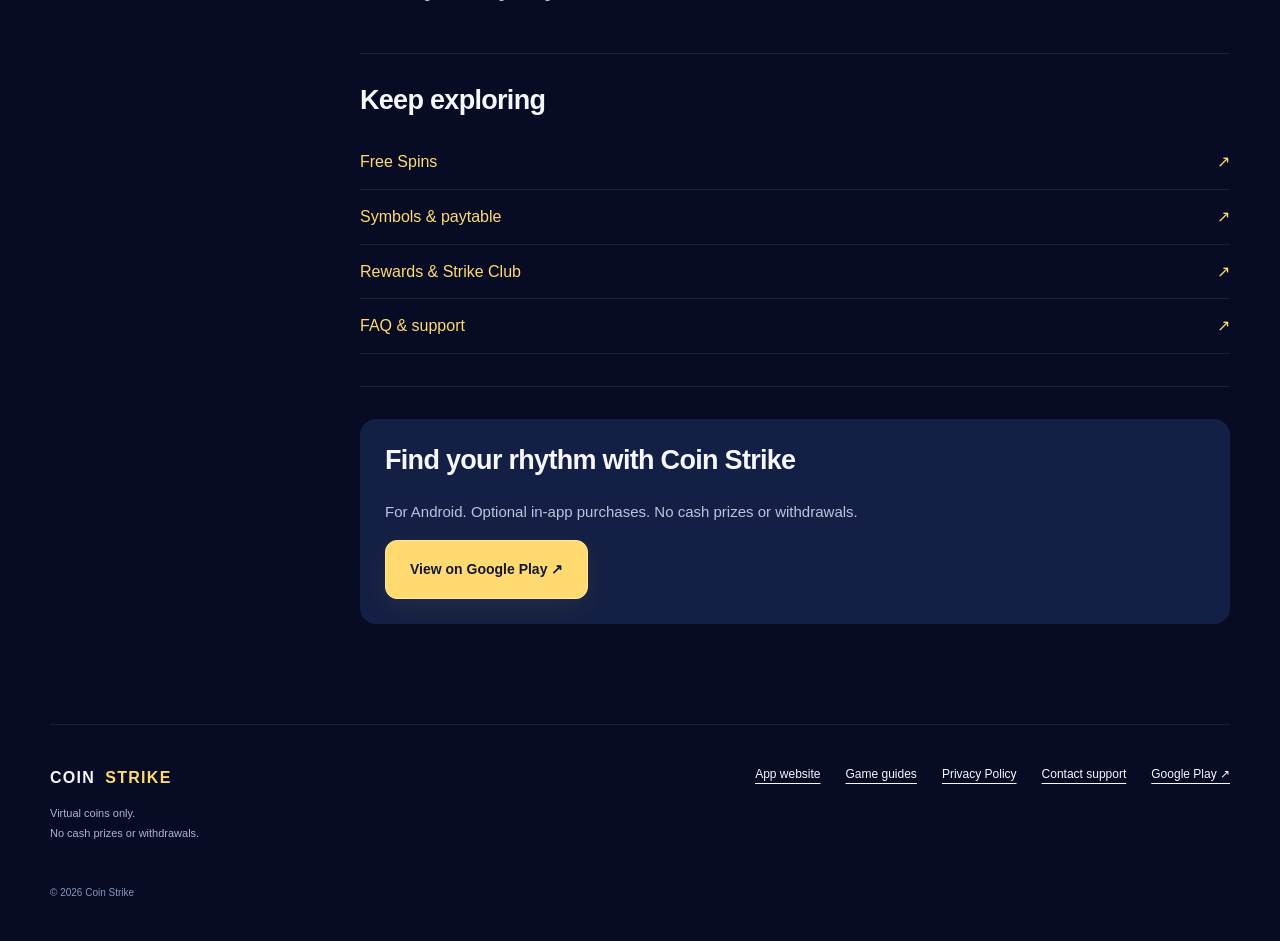
<file: how-to-play.html>
<!doctype html>
<html lang="en">
<head>
  <meta charset="utf-8">
  <meta name="viewport" content="width=device-width, initial-scale=1">
  <meta name="theme-color" content="#070c24">
  <meta name="description" content="Learn Coin Strike controls, six virtual coin bet levels, ten paylines, Turbo and autoplay. Understand your first spin and how local progress is saved.">
  <title>How to Play Coin Strike — 10 Paylines &amp; Controls</title>
  <link rel="canonical" href="https://limoorkastrk0-spec.github.io/energy/how-to-play.html">
  <meta property="og:type" content="website">
  <meta property="og:title" content="How to Play Coin Strike — 10 Paylines &amp; Controls">
  <meta property="og:description" content="Learn Coin Strike controls, six virtual coin bet levels, ten paylines, Turbo and autoplay. Understand your first spin and how local progress is saved.">
  <meta property="og:url" content="https://limoorkastrk0-spec.github.io/energy/how-to-play.html">
  <meta property="og:image" content="https://limoorkastrk0-spec.github.io/energy/assets/social-banner.png">
  <link rel="icon" type="image/png" href="assets/app-icon.png?v=9-final">
  <link rel="stylesheet" href="styles.css?v=9-final">
  <script type="application/ld+json">{"@context": "https://schema.org", "@graph": [{"@type": "WebPage", "@id": "https://limoorkastrk0-spec.github.io/energy/how-to-play.html", "url": "https://limoorkastrk0-spec.github.io/energy/how-to-play.html", "name": "How to Play Coin Strike \u2014 10 Paylines & Controls", "description": "Learn Coin Strike controls, six virtual coin bet levels, ten paylines, Turbo and autoplay. Understand your first spin and how local progress is saved.", "inLanguage": "en", "isPartOf": {"@id": "https://limoorkastrk0-spec.github.io/energy/#website"}}, {"@type": "BreadcrumbList", "itemListElement": [{"@type": "ListItem", "position": 1, "name": "Coin Strike", "item": "https://limoorkastrk0-spec.github.io/energy/"}, {"@type": "ListItem", "position": 2, "name": "How to play", "item": "https://limoorkastrk0-spec.github.io/energy/how-to-play.html"}]}]}</script>
</head>
<body>
<a class="skip-link" href="#main">Skip to content</a>
<header class="site-header"><div class="wrap header-inner">
  <a class="brand" href="index.html" aria-label="Coin Strike home"><img src="assets/coin-strike-logo.png?v=9-final" width="110" height="88" alt="Coin Strike"></a>
  <nav aria-label="Main navigation"><a href="index.html#the-game">The game</a><a href="index.html#guides">Guides</a><a href="privacy.html">Privacy</a></nav>
  <a class="button button-small" href="https://play.google.com/store/apps/details?id=com.fallowmint.harvesttrolley" target="_blank" rel="noopener noreferrer">Google Play <span aria-hidden="true">↗</span></a>
</div></header>
<main id="main" class="wrap">
  <nav class="breadcrumbs" aria-label="Breadcrumb"><a href="index.html">Coin Strike</a><span aria-hidden="true">/</span><span aria-current="page">How to play</span></nav>
  <div class="guide-hero"><div><p class="eyebrow">COIN STRIKE / HOW TO PLAY</p><h1>Your first strike,<br><em>step by step.</em></h1><p class="lead">Five reels, three rows and ten fixed paylines. Get comfortable with Coin Strike before your next spin.</p><p class="fine-print">Android game guide · Virtual coins only<br>Updated October 13, 2026</p></div><figure class="guide-art"><img src="assets/slot-win.png?v=9-final" width="720" height="1640" alt="Coin Strike reels showing a winning line of sevens"><figcaption>Actual app screen. Game states are illustrative.</figcaption></figure></div>
  <div class="policy-layout guide-layout"><nav class="policy-nav" aria-label="On this page"><a href="#first-spin">01 · Start with your virtual wallet</a><a href="#paylines">02 · Follow ten fixed paylines</a><a href="#controls">03 · Set your pace</a><a href="#progress">04 · Make the club yours</a></nav><article class="policy-body"><section id="first-spin"><h2>Start with your virtual wallet</h2><p>A new Coin Strike wallet starts with 1,000 virtual coins. Choose a total bet of 1, 2, 5, 10, 20 or 50 coins using the minus and plus controls. Tap Spin when you have enough coins for the selected bet.</p><p>The reels move continuously and stop one after another. Paid spins deduct the total bet; any line and scatter awards are then credited to the wallet. All amounts are virtual coins with no cash value.</p></section><section id="paylines"><h2>Follow ten fixed paylines</h2><p>All ten lines are active on every spin. A regular winning combination begins on the leftmost reel and continues for three, four or five matching symbols. WILD substitutes for regular symbols, but never for Strike Coins.</p><p>The total bet is split across ten lines. See the <a href="symbols-and-paytable.html">complete paytable</a> for values and a worked example. Strike Coins pay separately and can trigger <a href="free-spins.html">free spins</a> anywhere on the board.</p></section><section id="controls"><h2>Set your pace</h2><p>Turbo shortens the animation without changing the result probabilities. Hold the main Spin button to activate Turbo, or use its dedicated control. Autoplay offers 10, 25 or 50 spins and can be stopped manually.</p><p>Autoplay also stops on insufficient balance for a paid spin, a new bonus award or leaving the game. During free spins, the triggering bet stays fixed. Free spins do not deduct a new stake.</p></section><section id="progress"><h2>Make the club yours</h2><p>Open Rewards for daily claims and missions, Shop for optional coin packs, History for the latest 100 rounds, and Club for your level, collection and sound, haptic and Turbo settings. The app supports portrait and landscape play.</p><p>Your wallet and unfinished bonus are stored on this device. No account or cloud sync is required. Read the <a href="faq.html#progress">progress FAQ</a> before reinstalling or clearing storage.</p></section><section class="related-guides" aria-labelledby="related-title"><h2 id="related-title">Keep exploring</h2><a href="free-spins.html">Free Spins <span aria-hidden="true">↗</span></a><a href="symbols-and-paytable.html">Symbols &amp; paytable <span aria-hidden="true">↗</span></a><a href="rewards.html">Rewards &amp; Strike Club <span aria-hidden="true">↗</span></a><a href="faq.html">FAQ &amp; support <span aria-hidden="true">↗</span></a></section>
    <div class="contact-box"><h2>Find your rhythm with Coin Strike</h2><p>For Android. Optional in-app purchases. No cash prizes or withdrawals.</p><a class="button" href="https://play.google.com/store/apps/details?id=com.fallowmint.harvesttrolley" target="_blank" rel="noopener noreferrer">View on Google Play ↗</a></div>
  </article></div>
</main>
<footer class="site-footer wrap"><div><a class="brand" href="index.html">COIN <b>STRIKE</b></a><p>Virtual coins only.<br>No cash prizes or withdrawals.</p></div><div class="footer-links"><a href="index.html">App website</a><a href="index.html#guides">Game guides</a><a href="privacy.html">Privacy Policy</a><a href="mailto:limoor.kastrk0@gmail.com">Contact support</a><a href="https://play.google.com/store/apps/details?id=com.fallowmint.harvesttrolley" target="_blank" rel="noopener noreferrer">Google Play ↗</a></div><small>© 2026 Coin Strike</small></footer>
</body>
</html>
</file>
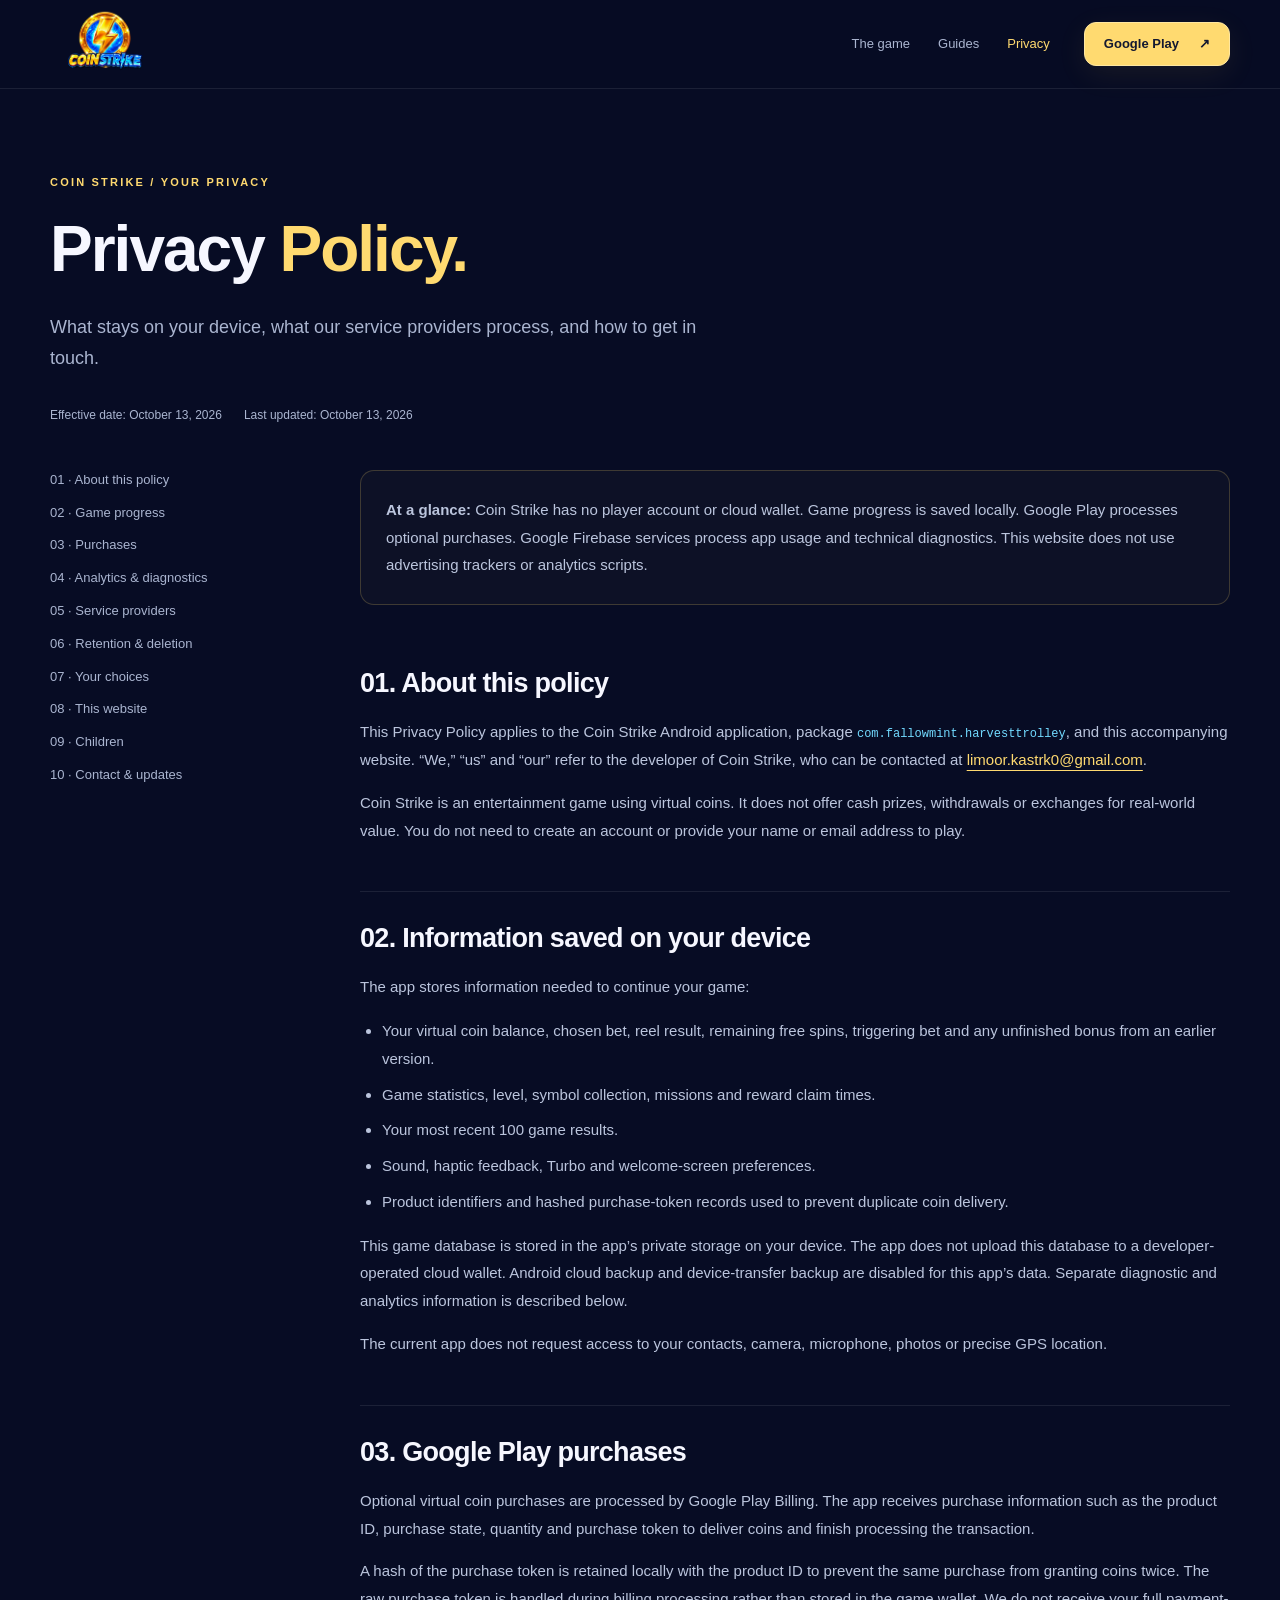
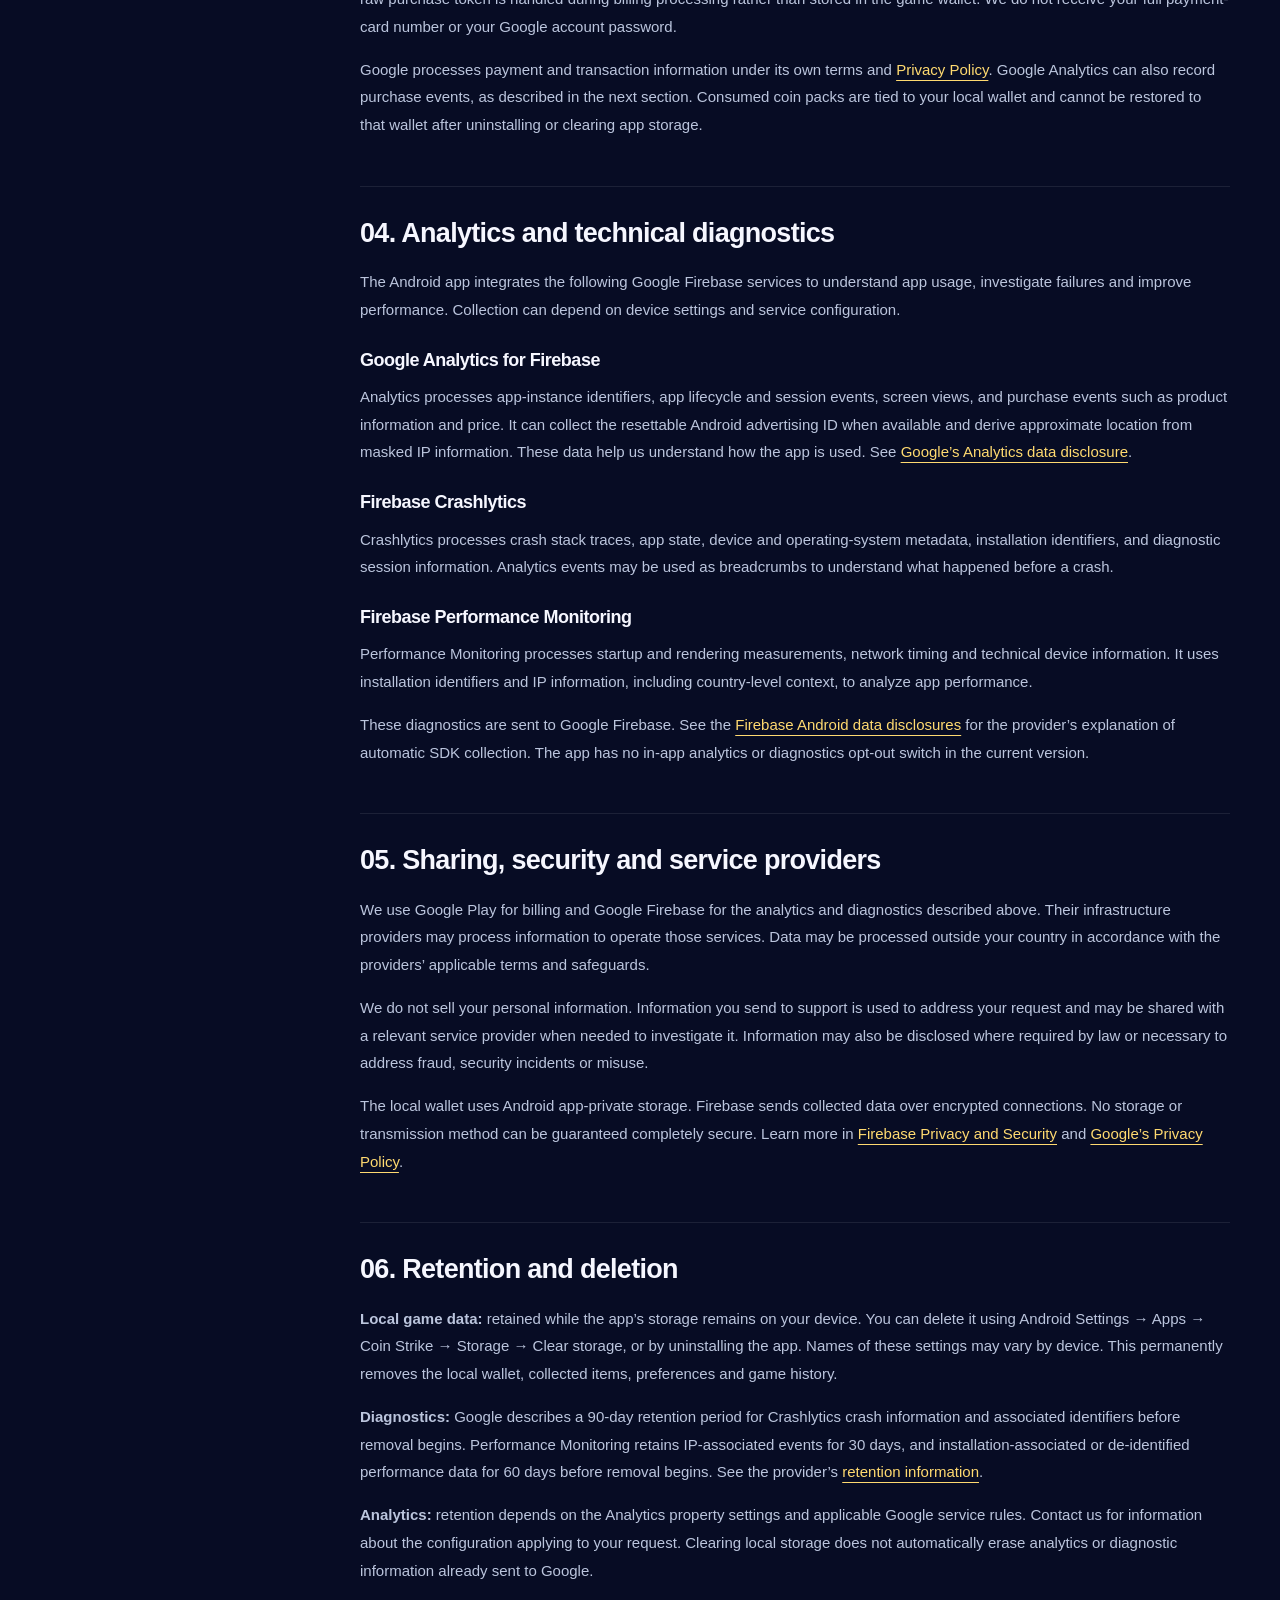
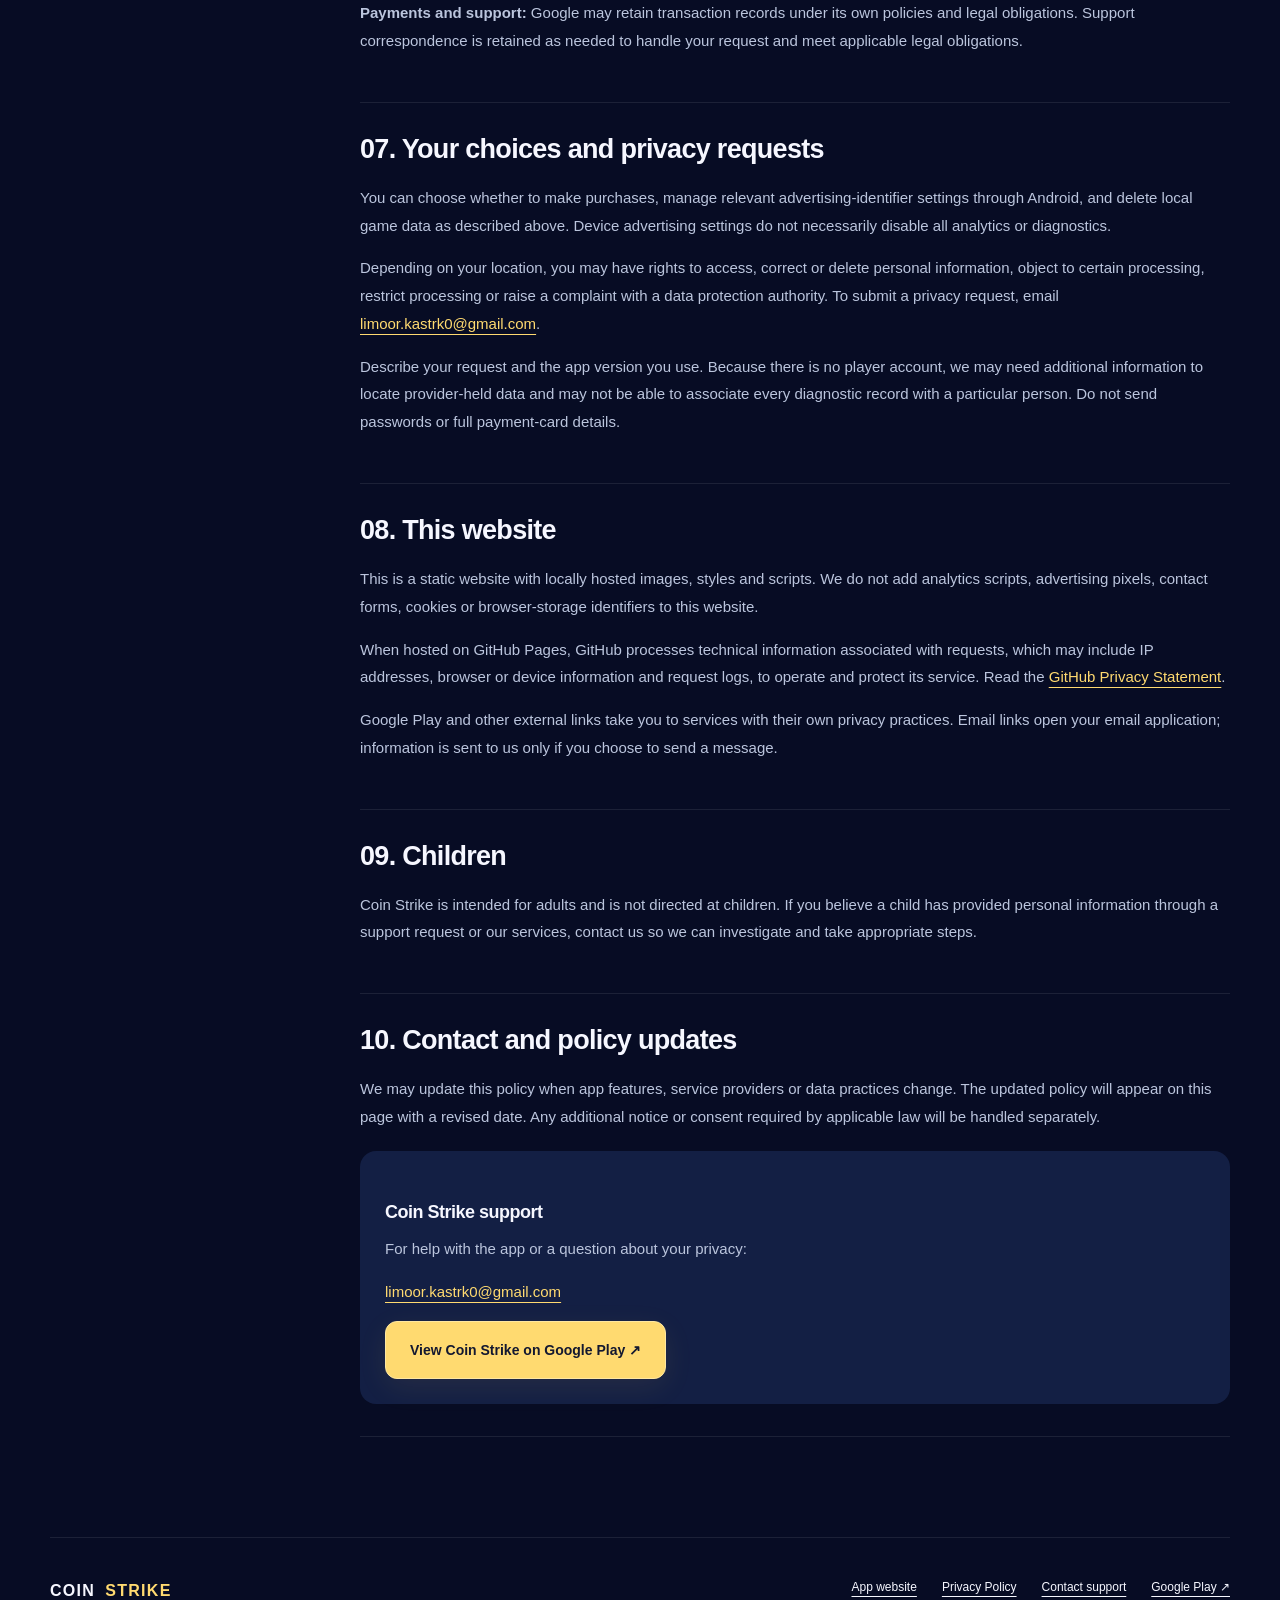
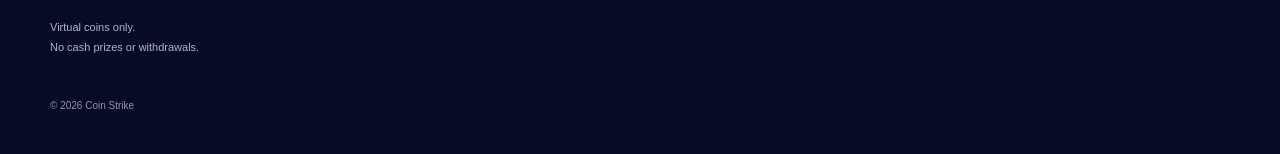
<file: privacy.html>
<!doctype html>
<html lang="en">
<head>
  <meta charset="utf-8">
  <meta name="viewport" content="width=device-width, initial-scale=1">
  <meta name="theme-color" content="#070c24">
  <meta name="description" content="Privacy Policy for Coin Strike: local game progress, Google Play purchases, Firebase analytics and diagnostics, data retention and privacy requests.">
  <link rel="canonical" href="https://limoorkastrk0-spec.github.io/energy/privacy.html">
  <title>Privacy Policy — Coin Strike</title>
  <link rel="icon" type="image/png" href="assets/app-icon.png?v=9-final">
  <link rel="stylesheet" href="styles.css?v=9-final">
</head>
<body>
<a class="skip-link" href="#main">Skip to privacy policy</a>
<header class="site-header"><div class="wrap header-inner">
  <a class="brand" href="index.html" aria-label="Coin Strike home"><img src="assets/coin-strike-logo.png?v=9-final" width="110" height="88" alt="Coin Strike"></a>
  <nav aria-label="Main navigation"><a href="index.html#the-game">The game</a><a href="index.html#guides">Guides</a><a href="privacy.html" aria-current="page">Privacy</a></nav>
  <a class="button button-small" href="https://play.google.com/store/apps/details?id=com.fallowmint.harvesttrolley" target="_blank" rel="noopener noreferrer">Google Play <span aria-hidden="true">↗</span></a>
</div></header>
<main id="main" class="wrap">
  <div class="policy-hero"><p class="eyebrow">COIN STRIKE / YOUR PRIVACY</p><h1>Privacy <em>Policy.</em></h1><p class="lead">What stays on your device, what our service providers process, and how to get in touch.</p><div class="policy-meta"><span>Effective date: October 13, 2026</span><span>Last updated: October 13, 2026</span></div></div>
  <div class="policy-layout">
    <aside class="policy-nav" aria-label="Privacy policy contents"><a href="#scope">01 · About this policy</a><a href="#local-data">02 · Game progress</a><a href="#purchases">03 · Purchases</a><a href="#diagnostics">04 · Analytics & diagnostics</a><a href="#sharing">05 · Service providers</a><a href="#retention">06 · Retention & deletion</a><a href="#choices">07 · Your choices</a><a href="#website">08 · This website</a><a href="#children">09 · Children</a><a href="#contact">10 · Contact & updates</a></aside>
    <article class="policy-body">
      <div class="policy-note"><p><strong>At a glance:</strong> Coin Strike has no player account or cloud wallet. Game progress is saved locally. Google Play processes optional purchases. Google Firebase services process app usage and technical diagnostics. This website does not use advertising trackers or analytics scripts.</p></div>
      <section id="scope"><h2>01. About this policy</h2><p>This Privacy Policy applies to the Coin Strike Android application, package <code>com.fallowmint.harvesttrolley</code>, and this accompanying website. “We,” “us” and “our” refer to the developer of Coin Strike, who can be contacted at <a href="mailto:limoor.kastrk0@gmail.com">limoor.kastrk0@gmail.com</a>.</p><p>Coin Strike is an entertainment game using virtual coins. It does not offer cash prizes, withdrawals or exchanges for real-world value. You do not need to create an account or provide your name or email address to play.</p></section>
      <section id="local-data"><h2>02. Information saved on your device</h2><p>The app stores information needed to continue your game:</p><ul><li>Your virtual coin balance, chosen bet, reel result, remaining free spins, triggering bet and any unfinished bonus from an earlier version.</li><li>Game statistics, level, symbol collection, missions and reward claim times.</li><li>Your most recent 100 game results.</li><li>Sound, haptic feedback, Turbo and welcome-screen preferences.</li><li>Product identifiers and hashed purchase-token records used to prevent duplicate coin delivery.</li></ul><p>This game database is stored in the app’s private storage on your device. The app does not upload this database to a developer-operated cloud wallet. Android cloud backup and device-transfer backup are disabled for this app’s data. Separate diagnostic and analytics information is described below.</p><p>The current app does not request access to your contacts, camera, microphone, photos or precise GPS location.</p></section>
      <section id="purchases"><h2>03. Google Play purchases</h2><p>Optional virtual coin purchases are processed by Google Play Billing. The app receives purchase information such as the product ID, purchase state, quantity and purchase token to deliver coins and finish processing the transaction.</p><p>A hash of the purchase token is retained locally with the product ID to prevent the same purchase from granting coins twice. The raw purchase token is handled during billing processing rather than stored in the game wallet. We do not receive your full payment-card number or your Google account password.</p><p>Google processes payment and transaction information under its own terms and <a href="https://policies.google.com/privacy" target="_blank" rel="noopener noreferrer">Privacy Policy</a>. Google Analytics can also record purchase events, as described in the next section. Consumed coin packs are tied to your local wallet and cannot be restored to that wallet after uninstalling or clearing app storage.</p></section>
      <section id="diagnostics"><h2>04. Analytics and technical diagnostics</h2><p>The Android app integrates the following Google Firebase services to understand app usage, investigate failures and improve performance. Collection can depend on device settings and service configuration.</p>
      <h3>Google Analytics for Firebase</h3><p>Analytics processes app-instance identifiers, app lifecycle and session events, screen views, and purchase events such as product information and price. It can collect the resettable Android advertising ID when available and derive approximate location from masked IP information. These data help us understand how the app is used. See <a href="https://support.google.com/analytics/answer/11582702" target="_blank" rel="noopener noreferrer">Google’s Analytics data disclosure</a>.</p>
      <h3>Firebase Crashlytics</h3><p>Crashlytics processes crash stack traces, app state, device and operating-system metadata, installation identifiers, and diagnostic session information. Analytics events may be used as breadcrumbs to understand what happened before a crash.</p>
      <h3>Firebase Performance Monitoring</h3><p>Performance Monitoring processes startup and rendering measurements, network timing and technical device information. It uses installation identifiers and IP information, including country-level context, to analyze app performance.</p><p>These diagnostics are sent to Google Firebase. See the <a href="https://firebase.google.com/docs/android/play-data-disclosure" target="_blank" rel="noopener noreferrer">Firebase Android data disclosures</a> for the provider’s explanation of automatic SDK collection. The app has no in-app analytics or diagnostics opt-out switch in the current version.</p></section>
      <section id="sharing"><h2>05. Sharing, security and service providers</h2><p>We use Google Play for billing and Google Firebase for the analytics and diagnostics described above. Their infrastructure providers may process information to operate those services. Data may be processed outside your country in accordance with the providers’ applicable terms and safeguards.</p><p>We do not sell your personal information. Information you send to support is used to address your request and may be shared with a relevant service provider when needed to investigate it. Information may also be disclosed where required by law or necessary to address fraud, security incidents or misuse.</p><p>The local wallet uses Android app-private storage. Firebase sends collected data over encrypted connections. No storage or transmission method can be guaranteed completely secure. Learn more in <a href="https://firebase.google.com/support/privacy" target="_blank" rel="noopener noreferrer">Firebase Privacy and Security</a> and <a href="https://policies.google.com/privacy" target="_blank" rel="noopener noreferrer">Google’s Privacy Policy</a>.</p></section>
      <section id="retention"><h2>06. Retention and deletion</h2><p><strong>Local game data:</strong> retained while the app’s storage remains on your device. You can delete it using Android Settings → Apps → Coin Strike → Storage → Clear storage, or by uninstalling the app. Names of these settings may vary by device. This permanently removes the local wallet, collected items, preferences and game history.</p><p><strong>Diagnostics:</strong> Google describes a 90-day retention period for Crashlytics crash information and associated identifiers before removal begins. Performance Monitoring retains IP-associated events for 30 days, and installation-associated or de-identified performance data for 60 days before removal begins. See the provider’s <a href="https://firebase.google.com/support/privacy" target="_blank" rel="noopener noreferrer">retention information</a>.</p><p><strong>Analytics:</strong> retention depends on the Analytics property settings and applicable Google service rules. Contact us for information about the configuration applying to your request. Clearing local storage does not automatically erase analytics or diagnostic information already sent to Google.</p><p><strong>Payments and support:</strong> Google may retain transaction records under its own policies and legal obligations. Support correspondence is retained as needed to handle your request and meet applicable legal obligations.</p></section>
      <section id="choices"><h2>07. Your choices and privacy requests</h2><p>You can choose whether to make purchases, manage relevant advertising-identifier settings through Android, and delete local game data as described above. Device advertising settings do not necessarily disable all analytics or diagnostics.</p><p>Depending on your location, you may have rights to access, correct or delete personal information, object to certain processing, restrict processing or raise a complaint with a data protection authority. To submit a privacy request, email <a href="mailto:limoor.kastrk0@gmail.com?subject=Coin%20Strike%20privacy%20request">limoor.kastrk0@gmail.com</a>.</p><p>Describe your request and the app version you use. Because there is no player account, we may need additional information to locate provider-held data and may not be able to associate every diagnostic record with a particular person. Do not send passwords or full payment-card details.</p></section>
      <section id="website"><h2>08. This website</h2><p>This is a static website with locally hosted images, styles and scripts. We do not add analytics scripts, advertising pixels, contact forms, cookies or browser-storage identifiers to this website.</p><p>When hosted on GitHub Pages, GitHub processes technical information associated with requests, which may include IP addresses, browser or device information and request logs, to operate and protect its service. Read the <a href="https://docs.github.com/en/site-policy/privacy-policies/github-general-privacy-statement" target="_blank" rel="noopener noreferrer">GitHub Privacy Statement</a>.</p><p>Google Play and other external links take you to services with their own privacy practices. Email links open your email application; information is sent to us only if you choose to send a message.</p></section>
      <section id="children"><h2>09. Children</h2><p>Coin Strike is intended for adults and is not directed at children. If you believe a child has provided personal information through a support request or our services, contact us so we can investigate and take appropriate steps.</p></section>
      <section id="contact"><h2>10. Contact and policy updates</h2><p>We may update this policy when app features, service providers or data practices change. The updated policy will appear on this page with a revised date. Any additional notice or consent required by applicable law will be handled separately.</p><div class="contact-box"><h3>Coin Strike support</h3><p>For help with the app or a question about your privacy:</p><p><a href="mailto:limoor.kastrk0@gmail.com">limoor.kastrk0@gmail.com</a></p><a class="button" href="https://play.google.com/store/apps/details?id=com.fallowmint.harvesttrolley" target="_blank" rel="noopener noreferrer">View Coin Strike on Google Play ↗</a></div></section>
    </article>
  </div>
</main>
<footer class="site-footer wrap"><div><a class="brand" href="index.html">COIN <b>STRIKE</b></a><p>Virtual coins only.<br>No cash prizes or withdrawals.</p></div><div class="footer-links"><a href="index.html">App website</a><a href="privacy.html" aria-current="page">Privacy Policy</a><a href="mailto:limoor.kastrk0@gmail.com">Contact support</a><a href="https://play.google.com/store/apps/details?id=com.fallowmint.harvesttrolley" target="_blank" rel="noopener noreferrer">Google Play ↗</a></div><small>© 2026 Coin Strike</small></footer>
</body>
</html>
</file>
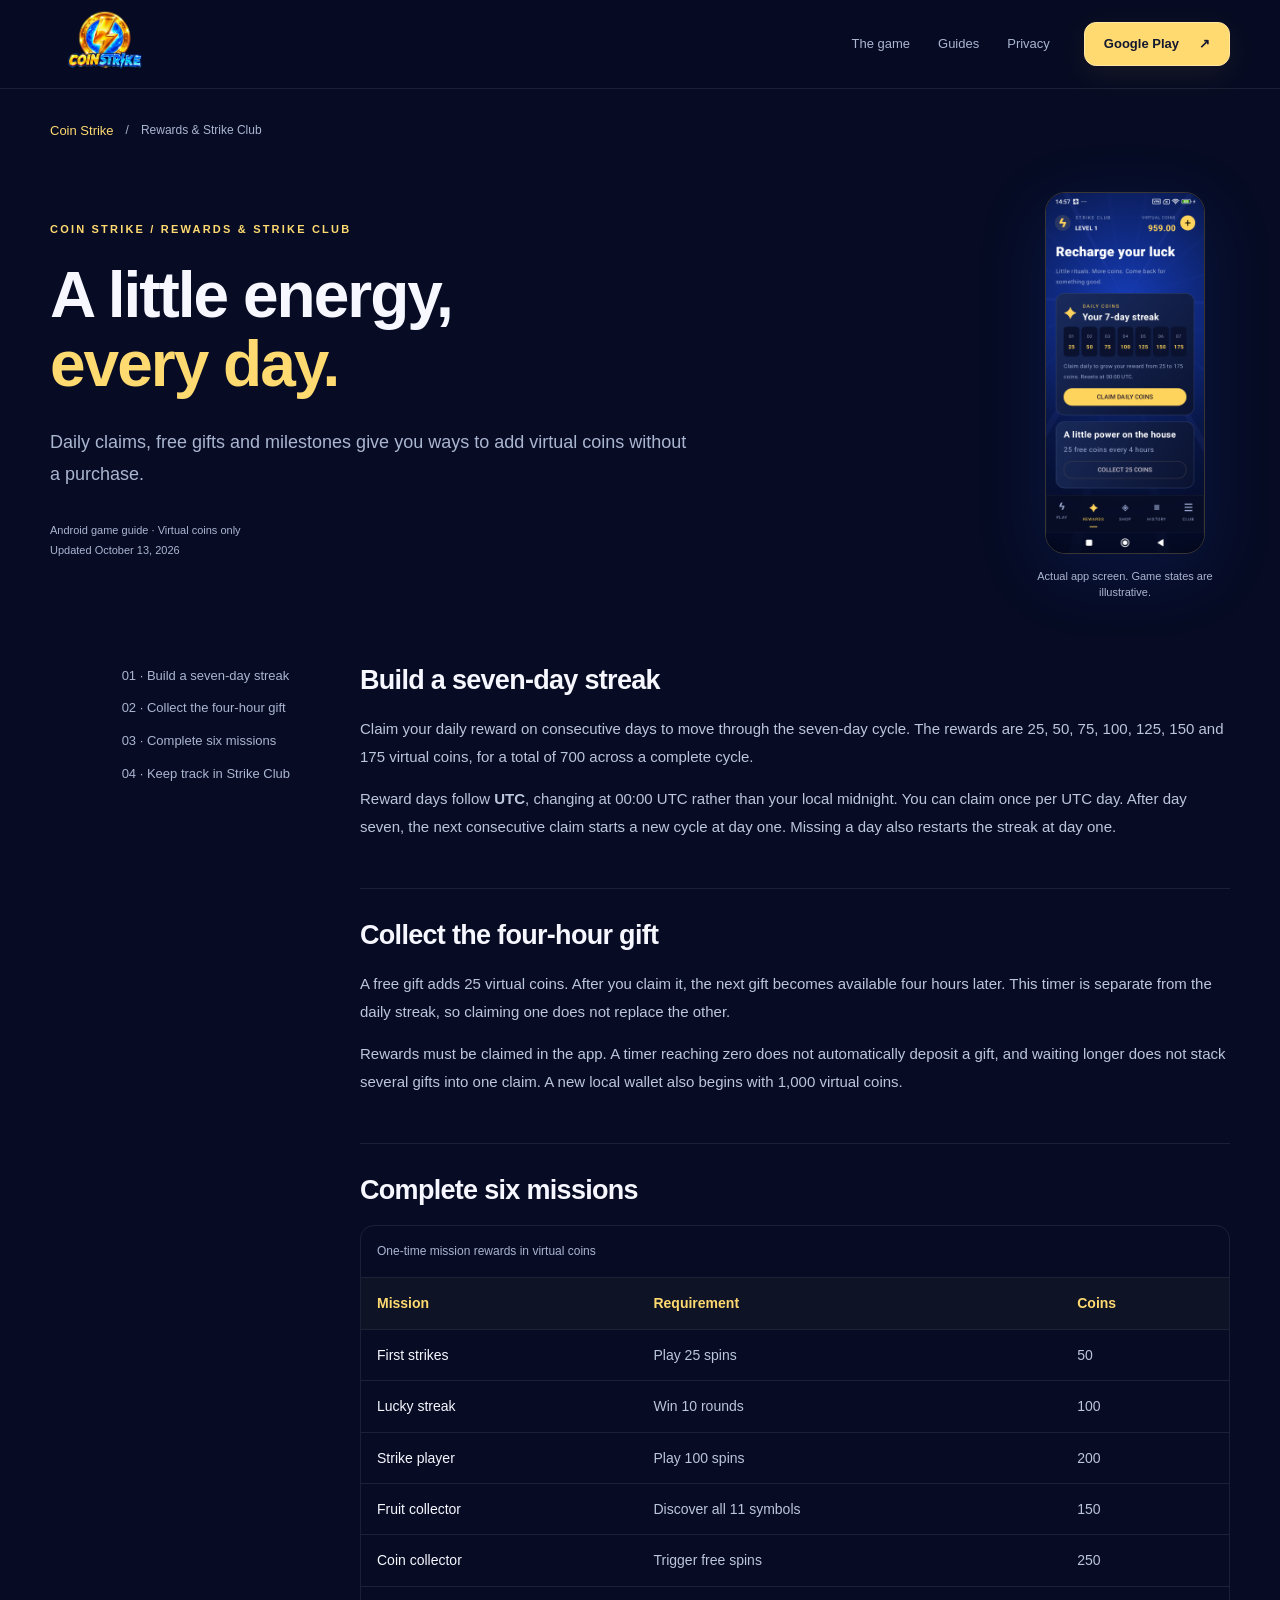
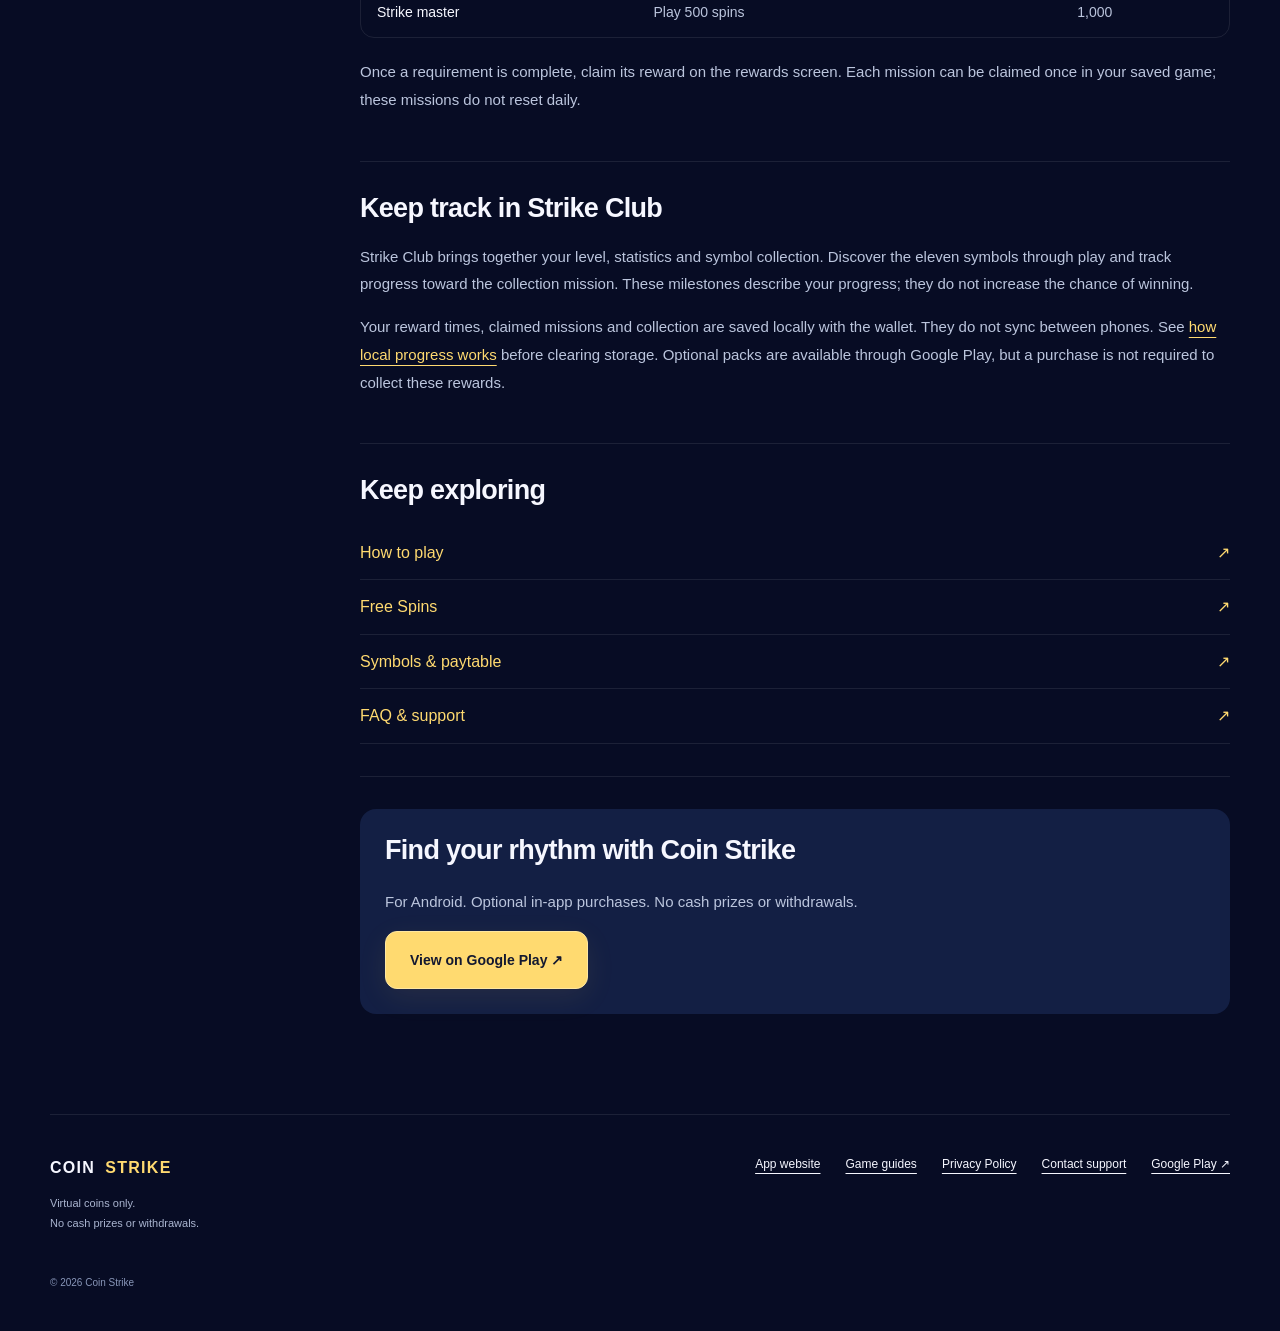
<file: rewards.html>
<!doctype html>
<html lang="en">
<head>
  <meta charset="utf-8">
  <meta name="viewport" content="width=device-width, initial-scale=1">
  <meta name="theme-color" content="#070c24">
  <meta name="description" content="Explore Coin Strike daily rewards, the seven-day streak, a 25-coin gift every four hours, six missions and the Strike Club symbol collection.">
  <title>Coin Strike Rewards — Daily Gifts, Missions &amp; Strike Club</title>
  <link rel="canonical" href="https://limoorkastrk0-spec.github.io/energy/rewards.html">
  <meta property="og:type" content="website">
  <meta property="og:title" content="Coin Strike Rewards — Daily Gifts, Missions &amp; Strike Club">
  <meta property="og:description" content="Explore Coin Strike daily rewards, the seven-day streak, a 25-coin gift every four hours, six missions and the Strike Club symbol collection.">
  <meta property="og:url" content="https://limoorkastrk0-spec.github.io/energy/rewards.html">
  <meta property="og:image" content="https://limoorkastrk0-spec.github.io/energy/assets/social-banner.png">
  <link rel="icon" type="image/png" href="assets/app-icon.png?v=9-final">
  <link rel="stylesheet" href="styles.css?v=9-final">
  <script type="application/ld+json">{"@context": "https://schema.org", "@graph": [{"@type": "WebPage", "@id": "https://limoorkastrk0-spec.github.io/energy/rewards.html", "url": "https://limoorkastrk0-spec.github.io/energy/rewards.html", "name": "Coin Strike Rewards — Daily Gifts, Missions & Strike Club", "description": "Explore Coin Strike daily rewards, the seven-day streak, a 25-coin gift every four hours, six missions and the Strike Club symbol collection.", "inLanguage": "en", "isPartOf": {"@id": "https://limoorkastrk0-spec.github.io/energy/#website"}}, {"@type": "BreadcrumbList", "itemListElement": [{"@type": "ListItem", "position": 1, "name": "Coin Strike", "item": "https://limoorkastrk0-spec.github.io/energy/"}, {"@type": "ListItem", "position": 2, "name": "Rewards & Strike Club", "item": "https://limoorkastrk0-spec.github.io/energy/rewards.html"}]}]}</script>
</head>
<body>
<a class="skip-link" href="#main">Skip to content</a>
<header class="site-header"><div class="wrap header-inner">
  <a class="brand" href="index.html" aria-label="Coin Strike home"><img src="assets/coin-strike-logo.png?v=9-final" width="110" height="88" alt="Coin Strike"></a>
  <nav aria-label="Main navigation"><a href="index.html#the-game">The game</a><a href="index.html#guides">Guides</a><a href="privacy.html">Privacy</a></nav>
  <a class="button button-small" href="https://play.google.com/store/apps/details?id=com.fallowmint.harvesttrolley" target="_blank" rel="noopener noreferrer">Google Play <span aria-hidden="true">↗</span></a>
</div></header>
<main id="main" class="wrap">
  <nav class="breadcrumbs" aria-label="Breadcrumb"><a href="index.html">Coin Strike</a><span aria-hidden="true">/</span><span aria-current="page">Rewards &amp; Strike Club</span></nav>
  <div class="guide-hero"><div><p class="eyebrow">COIN STRIKE / REWARDS &amp; STRIKE CLUB</p><h1>A little energy,<br><em>every day.</em></h1><p class="lead">Daily claims, free gifts and milestones give you ways to add virtual coins without a purchase.</p><p class="fine-print">Android game guide · Virtual coins only<br>Updated October 13, 2026</p></div><figure class="guide-art"><img src="assets/daily-rewards.png?v=9-final" width="720" height="1640" alt="Coin Strike daily rewards and mission screen"><figcaption>Actual app screen. Game states are illustrative.</figcaption></figure></div>
  <div class="policy-layout guide-layout"><nav class="policy-nav" aria-label="On this page"><a href="#daily">01 · Build a seven-day streak</a><a href="#gift">02 · Collect the four-hour gift</a><a href="#missions">03 · Complete six missions</a><a href="#club">04 · Keep track in Strike Club</a></nav><article class="policy-body"><section id="daily"><h2>Build a seven-day streak</h2><p>Claim your daily reward on consecutive days to move through the seven-day cycle. The rewards are 25, 50, 75, 100, 125, 150 and 175 virtual coins, for a total of 700 across a complete cycle.</p><p>Reward days follow <strong>UTC</strong>, changing at 00:00 UTC rather than your local midnight. You can claim once per UTC day. After day seven, the next consecutive claim starts a new cycle at day one. Missing a day also restarts the streak at day one.</p></section><section id="gift"><h2>Collect the four-hour gift</h2><p>A free gift adds 25 virtual coins. After you claim it, the next gift becomes available four hours later. This timer is separate from the daily streak, so claiming one does not replace the other.</p><p>Rewards must be claimed in the app. A timer reaching zero does not automatically deposit a gift, and waiting longer does not stack several gifts into one claim. A new local wallet also begins with 1,000 virtual coins.</p></section><section id="missions"><h2>Complete six missions</h2><div class="table-scroll" role="region" aria-label="Mission rewards table" tabindex="0"><table><caption>One-time mission rewards in virtual coins</caption><thead><tr><th scope="col">Mission</th><th scope="col">Requirement</th><th scope="col">Coins</th></tr></thead><tbody><tr><th scope="row">First strikes</th><td>Play 25 spins</td><td>50</td></tr><tr><th scope="row">Lucky streak</th><td>Win 10 rounds</td><td>100</td></tr><tr><th scope="row">Strike player</th><td>Play 100 spins</td><td>200</td></tr><tr><th scope="row">Fruit collector</th><td>Discover all 11 symbols</td><td>150</td></tr><tr><th scope="row">Coin collector</th><td>Trigger free spins</td><td>250</td></tr><tr><th scope="row">Strike master</th><td>Play 500 spins</td><td>1,000</td></tr></tbody></table></div><p>Once a requirement is complete, claim its reward on the rewards screen. Each mission can be claimed once in your saved game; these missions do not reset daily.</p></section><section id="club"><h2>Keep track in Strike Club</h2><p>Strike Club brings together your level, statistics and symbol collection. Discover the eleven symbols through play and track progress toward the collection mission. These milestones describe your progress; they do not increase the chance of winning.</p><p>Your reward times, claimed missions and collection are saved locally with the wallet. They do not sync between phones. See <a href="faq.html#progress">how local progress works</a> before clearing storage. Optional packs are available through Google Play, but a purchase is not required to collect these rewards.</p></section>
    <section class="related-guides" aria-labelledby="related-title"><h2 id="related-title">Keep exploring</h2><a href="how-to-play.html">How to play <span aria-hidden="true">↗</span></a><a href="free-spins.html">Free Spins <span aria-hidden="true">↗</span></a><a href="symbols-and-paytable.html">Symbols &amp; paytable <span aria-hidden="true">↗</span></a><a href="faq.html">FAQ &amp; support <span aria-hidden="true">↗</span></a></section>
    <div class="contact-box"><h2>Find your rhythm with Coin Strike</h2><p>For Android. Optional in-app purchases. No cash prizes or withdrawals.</p><a class="button" href="https://play.google.com/store/apps/details?id=com.fallowmint.harvesttrolley" target="_blank" rel="noopener noreferrer">View on Google Play ↗</a></div>
  </article></div>
</main>
<footer class="site-footer wrap"><div><a class="brand" href="index.html">COIN <b>STRIKE</b></a><p>Virtual coins only.<br>No cash prizes or withdrawals.</p></div><div class="footer-links"><a href="index.html">App website</a><a href="index.html#guides">Game guides</a><a href="privacy.html">Privacy Policy</a><a href="mailto:limoor.kastrk0@gmail.com">Contact support</a><a href="https://play.google.com/store/apps/details?id=com.fallowmint.harvesttrolley" target="_blank" rel="noopener noreferrer">Google Play ↗</a></div><small>© 2026 Coin Strike</small></footer>
</body>
</html>
</file>
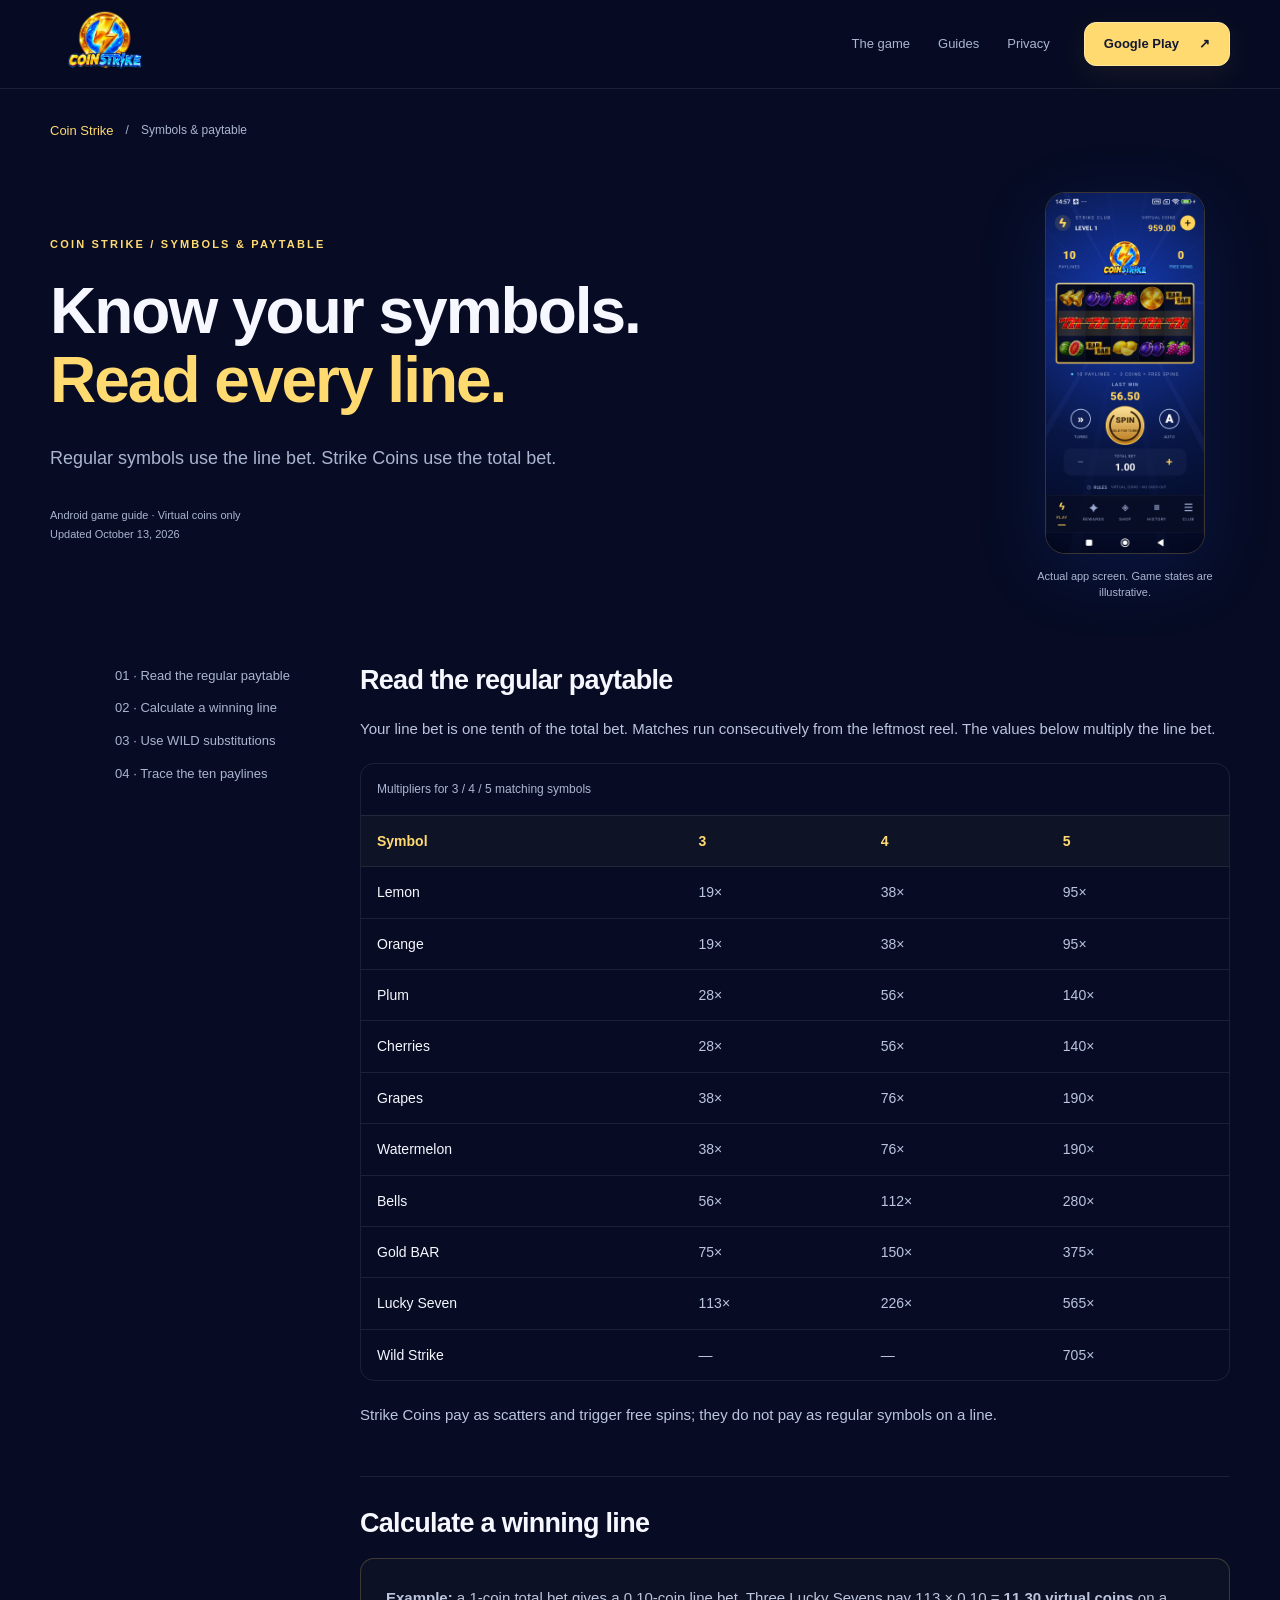
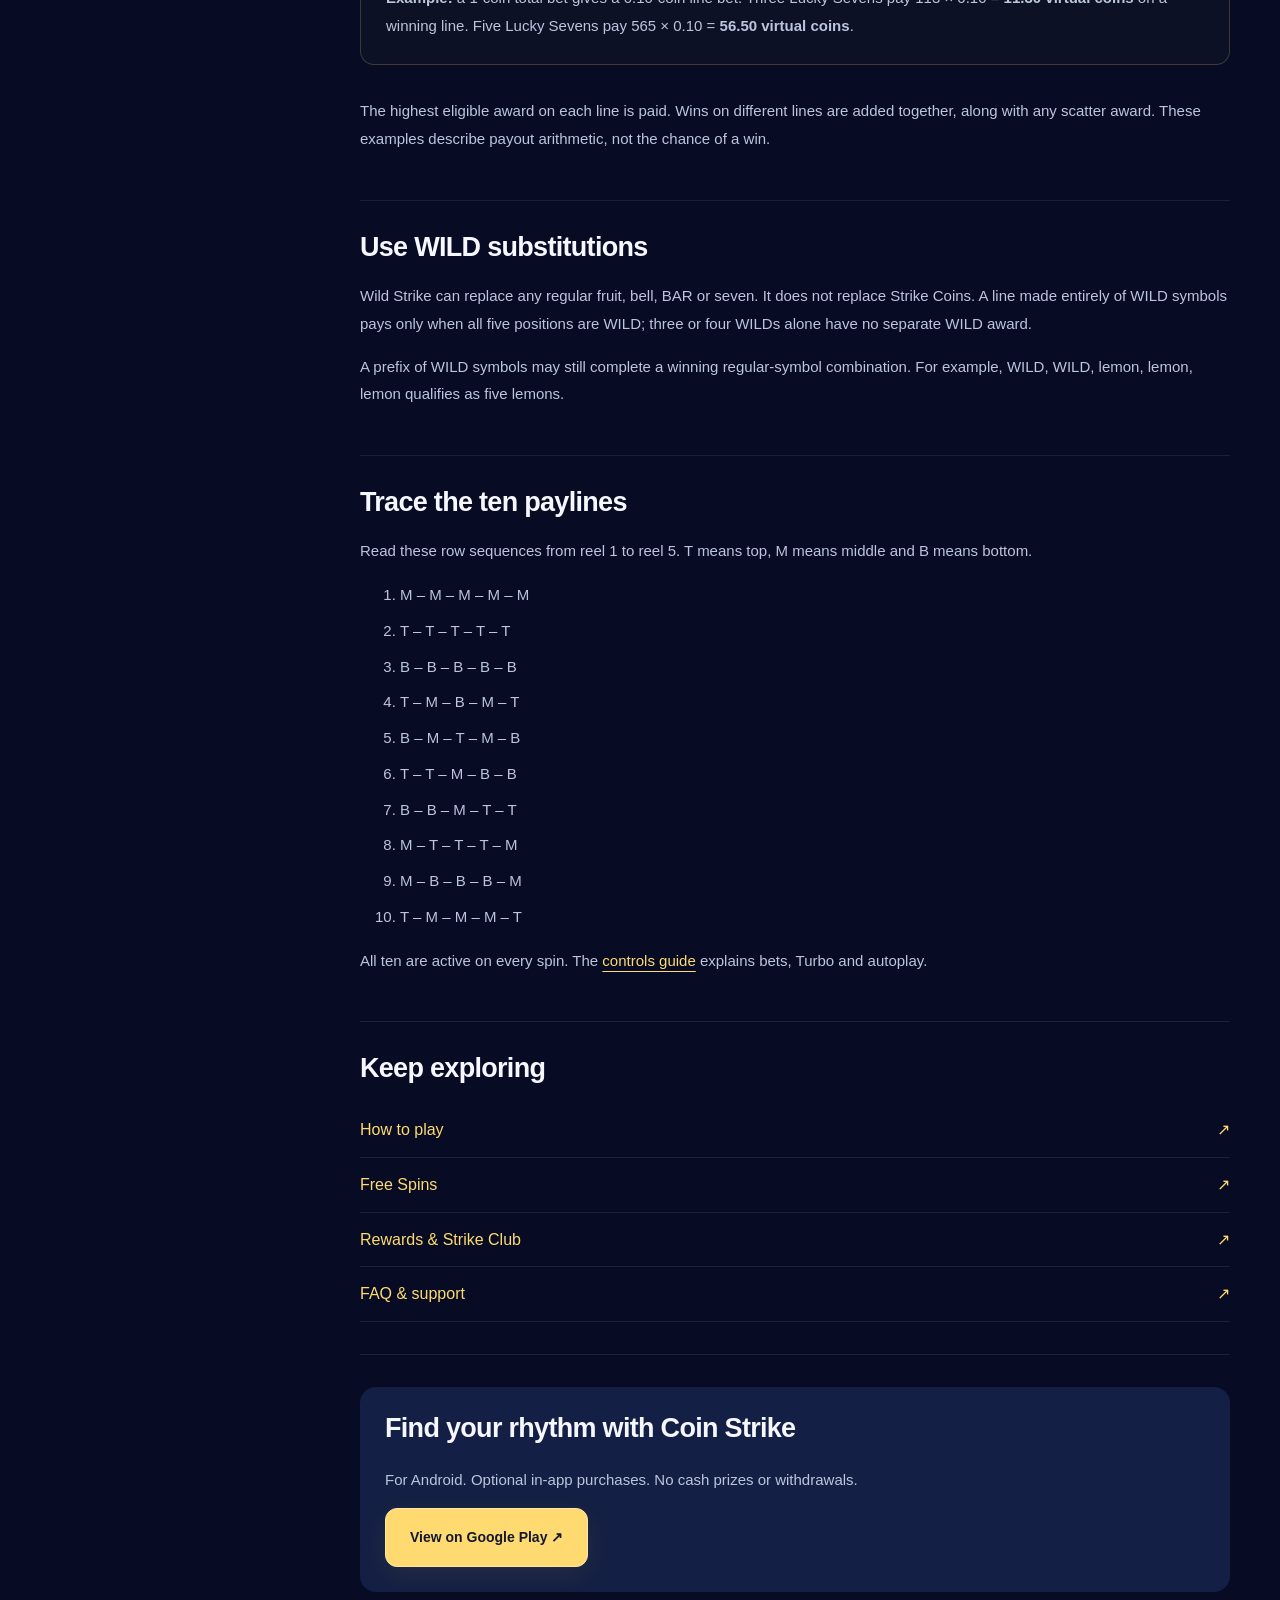
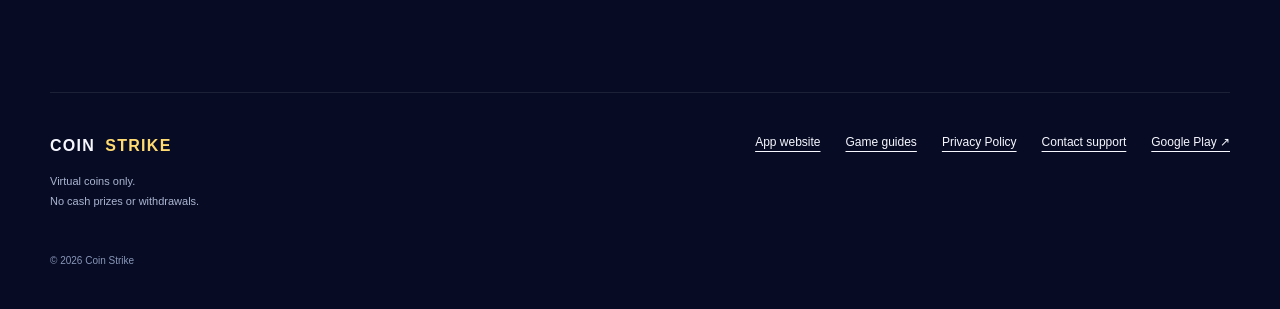
<file: symbols-and-paytable.html>
<!doctype html>
<html lang="en">
<head>
  <meta charset="utf-8">
  <meta name="viewport" content="width=device-width, initial-scale=1">
  <meta name="theme-color" content="#070c24">
  <meta name="description" content="See all eleven Coin Strike symbols, WILD rules, line-bet multipliers and ten fixed paylines, with a virtual coin payout example.">
  <title>Coin Strike Symbols &amp; Paytable — All 10 Paylines</title>
  <link rel="canonical" href="https://limoorkastrk0-spec.github.io/energy/symbols-and-paytable.html">
  <meta property="og:type" content="website">
  <meta property="og:title" content="Coin Strike Symbols &amp; Paytable — All 10 Paylines">
  <meta property="og:description" content="See all eleven Coin Strike symbols, WILD rules, line-bet multipliers and ten fixed paylines, with a virtual coin payout example.">
  <meta property="og:url" content="https://limoorkastrk0-spec.github.io/energy/symbols-and-paytable.html">
  <meta property="og:image" content="https://limoorkastrk0-spec.github.io/energy/assets/social-banner.png">
  <link rel="icon" type="image/png" href="assets/app-icon.png?v=9-final">
  <link rel="stylesheet" href="styles.css?v=9-final">
  <script type="application/ld+json">{"@context": "https://schema.org", "@graph": [{"@type": "WebPage", "@id": "https://limoorkastrk0-spec.github.io/energy/symbols-and-paytable.html", "url": "https://limoorkastrk0-spec.github.io/energy/symbols-and-paytable.html", "name": "Coin Strike Symbols & Paytable \u2014 All 10 Paylines", "description": "See all eleven Coin Strike symbols, WILD rules, line-bet multipliers and ten fixed paylines, with a virtual coin payout example.", "inLanguage": "en", "isPartOf": {"@id": "https://limoorkastrk0-spec.github.io/energy/#website"}}, {"@type": "BreadcrumbList", "itemListElement": [{"@type": "ListItem", "position": 1, "name": "Coin Strike", "item": "https://limoorkastrk0-spec.github.io/energy/"}, {"@type": "ListItem", "position": 2, "name": "Symbols & paytable", "item": "https://limoorkastrk0-spec.github.io/energy/symbols-and-paytable.html"}]}]}</script>
</head>
<body>
<a class="skip-link" href="#main">Skip to content</a>
<header class="site-header"><div class="wrap header-inner">
  <a class="brand" href="index.html" aria-label="Coin Strike home"><img src="assets/coin-strike-logo.png?v=9-final" width="110" height="88" alt="Coin Strike"></a>
  <nav aria-label="Main navigation"><a href="index.html#the-game">The game</a><a href="index.html#guides">Guides</a><a href="privacy.html">Privacy</a></nav>
  <a class="button button-small" href="https://play.google.com/store/apps/details?id=com.fallowmint.harvesttrolley" target="_blank" rel="noopener noreferrer">Google Play <span aria-hidden="true">↗</span></a>
</div></header>
<main id="main" class="wrap">
  <nav class="breadcrumbs" aria-label="Breadcrumb"><a href="index.html">Coin Strike</a><span aria-hidden="true">/</span><span aria-current="page">Symbols &amp; paytable</span></nav>
  <div class="guide-hero"><div><p class="eyebrow">COIN STRIKE / SYMBOLS &amp; PAYTABLE</p><h1>Know your symbols.<br><em>Read every line.</em></h1><p class="lead">Regular symbols use the line bet. Strike Coins use the total bet.</p><p class="fine-print">Android game guide · Virtual coins only<br>Updated October 13, 2026</p></div><figure class="guide-art"><img src="assets/slot-win.png?v=9-final" width="720" height="1640" alt="Coin Strike slot with fruit, bells, sevens and WILD symbols"><figcaption>Actual app screen. Game states are illustrative.</figcaption></figure></div>
  <div class="policy-layout guide-layout"><nav class="policy-nav" aria-label="On this page"><a href="#table">01 · Read the regular paytable</a><a href="#example">02 · Calculate a winning line</a><a href="#wild">03 · Use WILD substitutions</a><a href="#lines">04 · Trace the ten paylines</a></nav><article class="policy-body"><section id="table"><h2>Read the regular paytable</h2><p>Your line bet is one tenth of the total bet. Matches run consecutively from the leftmost reel. The values below multiply the line bet.</p><div class="table-scroll" role="region" aria-label="Symbol payouts" tabindex="0"><table><caption>Multipliers for 3 / 4 / 5 matching symbols</caption><thead><tr><th scope="col">Symbol</th><th scope="col">3</th><th scope="col">4</th><th scope="col">5</th></tr></thead><tbody><tr><th scope="row">Lemon</th><td>19×</td><td>38×</td><td>95×</td></tr><tr><th scope="row">Orange</th><td>19×</td><td>38×</td><td>95×</td></tr><tr><th scope="row">Plum</th><td>28×</td><td>56×</td><td>140×</td></tr><tr><th scope="row">Cherries</th><td>28×</td><td>56×</td><td>140×</td></tr><tr><th scope="row">Grapes</th><td>38×</td><td>76×</td><td>190×</td></tr><tr><th scope="row">Watermelon</th><td>38×</td><td>76×</td><td>190×</td></tr><tr><th scope="row">Bells</th><td>56×</td><td>112×</td><td>280×</td></tr><tr><th scope="row">Gold BAR</th><td>75×</td><td>150×</td><td>375×</td></tr><tr><th scope="row">Lucky Seven</th><td>113×</td><td>226×</td><td>565×</td></tr><tr><th scope="row">Wild Strike</th><td>—</td><td>—</td><td>705×</td></tr></tbody></table></div><p>Strike Coins pay as scatters and trigger free spins; they do not pay as regular symbols on a line.</p></section><section id="example"><h2>Calculate a winning line</h2><div class="policy-note"><p><strong>Example:</strong> a 1-coin total bet gives a 0.10-coin line bet. Three Lucky Sevens pay 113 × 0.10 = <strong>11.30 virtual coins</strong> on a winning line. Five Lucky Sevens pay 565 × 0.10 = <strong>56.50 virtual coins</strong>.</p></div><p>The highest eligible award on each line is paid. Wins on different lines are added together, along with any scatter award. These examples describe payout arithmetic, not the chance of a win.</p></section><section id="wild"><h2>Use WILD substitutions</h2><p>Wild Strike can replace any regular fruit, bell, BAR or seven. It does not replace Strike Coins. A line made entirely of WILD symbols pays only when all five positions are WILD; three or four WILDs alone have no separate WILD award.</p><p>A prefix of WILD symbols may still complete a winning regular-symbol combination. For example, WILD, WILD, lemon, lemon, lemon qualifies as five lemons.</p></section><section id="lines"><h2>Trace the ten paylines</h2><p>Read these row sequences from reel 1 to reel 5. T means top, M means middle and B means bottom.</p><ol><li>M – M – M – M – M</li><li>T – T – T – T – T</li><li>B – B – B – B – B</li><li>T – M – B – M – T</li><li>B – M – T – M – B</li><li>T – T – M – B – B</li><li>B – B – M – T – T</li><li>M – T – T – T – M</li><li>M – B – B – B – M</li><li>T – M – M – M – T</li></ol><p>All ten are active on every spin. The <a href="how-to-play.html">controls guide</a> explains bets, Turbo and autoplay.</p></section><section class="related-guides" aria-labelledby="related-title"><h2 id="related-title">Keep exploring</h2><a href="how-to-play.html">How to play <span aria-hidden="true">↗</span></a><a href="free-spins.html">Free Spins <span aria-hidden="true">↗</span></a><a href="rewards.html">Rewards &amp; Strike Club <span aria-hidden="true">↗</span></a><a href="faq.html">FAQ &amp; support <span aria-hidden="true">↗</span></a></section>
    <div class="contact-box"><h2>Find your rhythm with Coin Strike</h2><p>For Android. Optional in-app purchases. No cash prizes or withdrawals.</p><a class="button" href="https://play.google.com/store/apps/details?id=com.fallowmint.harvesttrolley" target="_blank" rel="noopener noreferrer">View on Google Play ↗</a></div>
  </article></div>
</main>
<footer class="site-footer wrap"><div><a class="brand" href="index.html">COIN <b>STRIKE</b></a><p>Virtual coins only.<br>No cash prizes or withdrawals.</p></div><div class="footer-links"><a href="index.html">App website</a><a href="index.html#guides">Game guides</a><a href="privacy.html">Privacy Policy</a><a href="mailto:limoor.kastrk0@gmail.com">Contact support</a><a href="https://play.google.com/store/apps/details?id=com.fallowmint.harvesttrolley" target="_blank" rel="noopener noreferrer">Google Play ↗</a></div><small>© 2026 Coin Strike</small></footer>
</body>
</html>
</file>
<file: styles.css>
:root {
  color-scheme:dark;
  --bg:#070c24;
  --panel:#101a3d;
  --ink:#f6f7ff;
  --muted:#aab5d0;
  --gold:#ffda70;
  --cyan:#72daff;
  --line:#ffffff16;
  font-family:Inter,"Avenir Next",Avenir,"Segoe UI",sans-serif
}
* {
  box-sizing:border-box
}
html {
  scroll-behavior:smooth;
  scroll-padding-top:100px
}
body {
  margin:0;
  background:var(--bg);
  color:var(--ink);
  font-size:16px;
  line-height:1.6
}
a {
  color:inherit;
  text-underline-offset:5px
}
img {
  display:block;
  max-width:100%;
  height:auto
}
button {
  font:inherit
}
a,button,summary {
  -webkit-tap-highlight-color:transparent
}
a:focus-visible,button:focus-visible,summary:focus-visible {
  outline:3px solid var(--cyan);
  outline-offset:6px
}
::selection {
  background:var(--gold);
  color:var(--bg)
}
.wrap {
  width:min(1180px,calc(100% - 72px));
  margin-inline:auto
}
.skip-link {
  position:fixed;
  left:20px;
  top:-100px;
  background:var(--gold);
  color:var(--bg);
  padding:12px 20px;
  z-index:100
}
.skip-link:focus {
  top:15px
}
.site-header {
  position:sticky;
  top:0;
  z-index:20;
  border-bottom:1px solid var(--line);
  background:#070c24ed;
  backdrop-filter:blur(18px)
}
.header-inner {
  display:flex;
  align-items:center;
  gap:34px;
  min-height:88px
}
.brand {
  display:inline-flex;
  gap:10px;
  align-items:center;
  font-weight:800;
  letter-spacing:1.3px;
  font-size:16px;
  text-decoration:none;
  white-space:nowrap
}
.brand img {
  border-radius:12px;
  width:44px;
  height:44px;
  object-fit:cover
}
.brand b {
  color:var(--gold)
}
nav {
  display:flex;
  gap:28px;
  margin-left:auto
}
nav a {
  text-decoration:none;
  font-size:13px;
  color:var(--muted)
}
nav a:hover,nav a[aria-current] {
  color:var(--gold)
}
.button {
  display:inline-flex;
  align-items:center;
  justify-content:center;
  gap:20px;
  text-decoration:none;
  background:var(--gold);
  color:#131830;
  border-radius:12px;
  padding:17px 24px;
  font-weight:750;
  border:1px solid #ffe7a0;
  box-shadow:0 8px 30px #ffc85014;
  transition:transform .2s,background .2s
}
.button:hover {
  background:#ffe695;
  transform:translateY(-2px)
}
.button-small {
  padding:11px 19px;
  font-size:13px
}
.hero {
  display:grid;
  grid-template-columns:1fr 1fr;
  align-items:center;
  min-height:790px;
  padding-block:64px 80px;
  position:relative;
  gap:40px
}
.hero:before {
  content:"";
  position:absolute;
  inset:-100px 0 0;
  z-index:-1;
  background:radial-gradient(ellipse at 80% 40%,#18398c75,transparent 60%);
  pointer-events:none
}
.eyebrow {
  color:var(--gold);
  letter-spacing:2.2px;
  font-size:11px;
  font-weight:700;
  margin:0 0 23px;
  display:flex;
  align-items:center;
  gap:10px
}
.spark {
  width:6px;
  height:6px;
  border-radius:50%;
  background:var(--cyan);
  box-shadow:0 0 15px var(--cyan)
}
h1,h2,h3,p {
  margin-top:0
}
h1,h2,h3 {
  line-height:1.08;
  letter-spacing:-2px
}
h1 {
  font-size:clamp(54px,5.7vw,82px);
  margin-bottom:28px;
  font-weight:850
}
em {
  font-style:normal;
  color:var(--gold)
}
.lead {
  max-width:420px;
  font-size:18px;
  color:var(--muted);
  line-height:1.75;
  margin-bottom:31px
}
.hero-actions {
  display:flex;
  align-items:center;
  gap:25px;
  flex-wrap:wrap
}
.play-button {
  gap:16px;
  line-height:1.15;
  font-size:20px;
  min-height:69px
}
.play-button small {
  display:block;
  font-size:9px;
  letter-spacing:1.3px;
  margin-bottom:4px
}
.play-triangle {
  font-size:25px
}
.text-link {
  font-size:12px;
  font-weight:600;
  text-decoration:none;
  display:flex;
  gap:12px
}
.fine-print {
  font-size:11px;
  line-height:1.8;
  color:var(--muted);
  margin-top:21px
}
.hero-specs {
  display:flex;
  gap:34px;
  margin-top:46px;
  padding-top:25px;
  border-top:1px solid var(--line);
  max-width:370px
}
.hero-specs div {
  display:flex;
  flex-direction:column
}
.hero-specs strong {
  font-size:30px;
  line-height:1.2;
  font-weight:500;
  color:#fff
}
.hero-specs span {
  font-size:9px;
  letter-spacing:1.4px;
  color:var(--muted);
  margin-top:7px
}
.hero-stage {
  position:relative;
  min-height:650px;
  display:flex;
  align-items:center;
  justify-content:center
}
.phone {
  border:6px solid #2c3653;
  background:#020515;
  border-radius:35px;
  overflow:hidden;
  box-shadow:0 35px 80px #0008,0 0 0 1px #8ca3cb4d;
  position:relative;
  z-index:2
}
.hero-phone {
  width:264px;
  transform:rotate(7deg);
  margin-top:46px;
  margin-left:25px
}
.phone img {
  width:100%;
  height:auto
}
.hero-logo {
  position:absolute;
  width:180px;
  left:-13px;
  top:12px;
  z-index:4;
  filter:drop-shadow(0 12px 30px #071227)
}
.orbit {
  position:absolute;
  border:1px solid #88b4ff20;
  border-radius:50%;
  width:470px;
  height:470px;
  transform:rotate(0deg)
}
.orbit:before {
  content:"";
  position:absolute;
  top:62px;
  left:57px;
  width:9px;
  height:9px;
  border-radius:50%;
  background:var(--gold);
  box-shadow:0 0 20px #ffda7090
}
.orbit-two {
  width:570px;
  height:570px;
  border-style:dashed;
  opacity:.4
}
.floating-spark {
  position:absolute;
  color:var(--gold);
  font-size:74px;
  text-shadow:0 0 35px #ffda7040;
  z-index:3;
  animation:float 5s ease-in-out infinite
}
.spark-one {
  right:20px;
  top:118px;
  transform:rotate(15deg)
}
.spark-two {
  left:20px;
  bottom:117px;
  font-size:45px;
  animation-delay:-2s
}
.stage-label {
  position:absolute;
  bottom:19px;
  right:-7px;
  z-index:4;
  background:#142448ed;
  border:1px solid #90b8ff30;
  box-shadow:0 12px 30px #0004;
  backdrop-filter:blur(15px);
  border-radius:14px;
  padding:15px 22px;
  display:flex;
  align-items:center;
  gap:14px;
  font-size:10px;
  letter-spacing:1.2px;
  color:var(--gold)
}
.stage-label>span {
  font-size:35px;
  line-height:1
}
.stage-label small {
  display:block;
  color:#d2d8e9;
  letter-spacing:0;
  font-size:12px;
  margin-top:4px
}
.feature-strip {
  border-block:1px solid var(--line);
  background:#0c1430
}
.feature-strip .wrap {
  display:flex;
  justify-content:space-between;
  align-items:center;
  gap:20px;
  padding-block:24px;
  color:#c5cce2;
  font-size:10px;
  letter-spacing:1.5px
}
.feature-strip i {
  color:var(--gold);
  font-style:normal
}
.section {
  padding-block:110px
}
h2 {
  font-size:clamp(36px,3.9vw,54px);
  font-weight:780;
  margin-bottom:25px
}
.game-section {
  display:grid;
  grid-template-columns:1fr 1fr;
  gap:105px
}
.section-intro p:last-child,.bonus-copy>p:not(.eyebrow),.section-heading>p {
  color:var(--muted);
  font-size:16px;
  line-height:1.8
}
.game-details article {
  display:flex;
  gap:24px;
  padding-block:22px;
  border-bottom:1px solid var(--line)
}
.game-details article:first-child {
  padding-top:0
}
.detail-number {
  font-size:12px;
  color:var(--gold);
  padding-top:4px;
  letter-spacing:1px
}
h3 {
  font-size:21px;
  letter-spacing:-.5px;
  line-height:1.3;
  margin-bottom:11px
}
.game-details p {
  font-size:14px;
  color:var(--muted);
  margin-bottom:0;
  line-height:1.75
}
.bonus-section {
  background:radial-gradient(ellipse at 22% 55%,#17399c66,transparent 60%),#0b1230;
  border-block:1px solid var(--line);
  overflow:hidden
}
.bonus-grid {
  display:grid;
  grid-template-columns:1fr 1fr;
  gap:80px;
  align-items:center;
  padding-block:80px
}
.bonus-art {
  position:relative;
  display:flex;
  align-items:center;
  justify-content:center;
  min-height:640px
}
.bonus-phone {
  width:262px;
  transform:rotate(-6deg);
  margin-left:-25px
}
.bonus-halo {
  position:absolute;
  width:440px;
  height:440px;
  border-radius:50%;
  border:1px solid #f0cc632b;
  box-shadow:0 0 100px #3164ff33,inset 0 0 60px #3164ff20
}
.bonus-tag {
  position:absolute;
  z-index:4;
  bottom:68px;
  right:-5px;
  font-size:52px;
  line-height:.95;
  font-weight:900;
  letter-spacing:-2px;
  text-shadow:0 6px 25px #07112c
}
.bonus-tag b {
  color:var(--gold)
}
.steps {
  padding:0;
  list-style:none;
  margin:30px 0
}
.steps li {
  display:flex;
  gap:20px;
  margin:22px 0
}
.steps li>span {
  color:var(--gold);
  font-size:11px;
  border:1px solid #ffda704d;
  width:34px;
  height:34px;
  border-radius:50%;
  display:grid;
  place-items:center;
  flex:none
}
.steps h3 {
  font-size:17px;
  margin-bottom:6px
}
.steps p {
  font-size:13px;
  color:var(--muted);
  margin:0
}
.caption {
  font-size:11px!important;
  color:#95a2c2!important;
  line-height:1.7;
  margin-top:24px
}
.section-heading {
  display:flex;
  justify-content:space-between;
  align-items:end;
  gap:30px;
  margin-bottom:40px
}
.section-heading h2 {
  margin:0
}
.section-heading>p {
  font-size:14px;
  max-width:350px;
  margin:0
}
.screens-grid {
  display:grid;
  grid-template-columns:repeat(4,minmax(0,1fr));
  gap:24px
}
.screens-grid figure {
  margin:0
}
.screenshot-link {
  display:block;
  border:1px solid #99acdc33;
  border-radius:20px;
  overflow:hidden;
  transition:transform .25s,box-shadow .25s
}
.screenshot-link:hover {
  transform:translateY(-7px);
  box-shadow:0 15px 40px #3156ad33
}
.screenshot-link img {
  width:100%
}
.screens-grid figcaption {
  margin-top:20px;
  position:relative;
  padding-left:28px
}
.screens-grid figcaption span {
  position:absolute;
  left:0;
  top:1px;
  font-size:9px;
  color:var(--gold)
}
.screens-grid h3 {
  font-size:17px;
  margin-bottom:6px
}
.screens-grid figcaption p {
  font-size:11px;
  color:var(--muted)
}
.rewards-banner {
  display:grid;
  grid-template-columns:auto 1.2fr 1fr;
  align-items:center;
  gap:32px;
  padding:40px;
  border:1px solid #ffda7033;
  border-radius:22px;
  background:linear-gradient(115deg,#242649,#111a38)
}
.rewards-banner h2 {
  font-size:26px;
  letter-spacing:-.6px;
  margin:0;
  line-height:1.25
}
.rewards-banner .eyebrow {
  font-size:9px;
  margin-bottom:13px
}
.rewards-banner>p {
  font-size:14px;
  color:var(--muted);
  margin:0;
  line-height:1.8
}
.reward-symbol {
  font-size:74px;
  color:var(--gold);
  line-height:1
}
.faq-section {
  display:grid;
  grid-template-columns:1fr 1.1fr;
  gap:100px
}
.faq-section>div>p:last-child {
  font-size:13px;
  color:var(--muted)
}
.faq-section a {
  color:var(--gold)
}
details {
  border-bottom:1px solid var(--line);
  padding-block:22px
}
details:first-child {
  padding-top:0
}
summary {
  font-size:16px;
  font-weight:600;
  cursor:pointer;
  position:relative;
  padding-right:30px;
  list-style:none
}
summary::-webkit-details-marker {
  display:none
}
summary:after {
  content:"+";
  position:absolute;
  right:0;
  color:var(--gold);
  font-size:22px;
  line-height:1.15
}
details[open] summary:after {
  content:"−"
}
details p {
  font-size:14px;
  line-height:1.8;
  color:var(--muted);
  margin:16px 0 0
}
.closing {
  text-align:center;
  padding:50px 20px 95px;
  border-top:1px solid var(--line);
  background:radial-gradient(ellipse at 50% 25%,#2042a233,transparent 65%)
}
.closing>img {
  margin:auto;
  width:140px
}
.closing .eyebrow {
  justify-content:center;
  margin-top:25px
}
.closing h2 {
  font-size:50px
}
.closing .play-button {
  margin-top:10px
}
.site-footer {
  padding-block:40px;
  border-top:1px solid var(--line);
  display:grid;
  grid-template-columns:1fr auto;
  gap:30px
}
.site-footer p {
  font-size:11px;
  color:var(--muted);
  margin-top:14px;
  line-height:1.8
}
.footer-links {
  display:flex;
  gap:25px;
  font-size:12px;
  align-items:start;
  flex-wrap:wrap
}
.site-footer small {
  color:#8896b8;
  font-size:10px;
  grid-column:1/-1
}
.lightbox {
  border:1px solid #435172;
  border-radius:18px;
  padding:20px;
  background:#080e22;
  max-width:min(94vw,620px);
  max-height:95dvh;
  overflow:auto;
  color:#fff
}
.lightbox::backdrop {
  background:#01040deb;
  backdrop-filter:blur(10px)
}
.lightbox img {
  max-height:78dvh;
  width:auto;
  margin:0 auto
}
.lightbox p {
  text-align:center;
  font-size:12px;
  color:var(--muted);
  margin:15px 30px 0
}
.lightbox-close {
  position:sticky;
  top:0;
  display:block;
  margin-left:auto;
  background:var(--gold);
  color:#101525;
  border:0;
  border-radius:50%;
  width:40px;
  height:40px;
  cursor:pointer;
  font-size:27px;
  z-index:1;
  margin-bottom:10px
}
.breadcrumbs {
  display:flex;
  flex-wrap:wrap;
  gap:12px;
  padding-top:32px;
  font-size:12px;
  color:var(--muted)
}
.breadcrumbs a { color:var(--gold) }
.guide-hero {
  display:grid;
  grid-template-columns:minmax(0,1fr) 210px;
  align-items:center;
  gap:60px;
  padding:50px 0 65px
}
.guide-hero h1 { font-size:clamp(36px,5vw,64px) }
.guide-hero .lead { max-width:640px }
.guide-art { margin:0; text-align:center }
.guide-art img {
  display:block;
  width:160px;
  height:auto;
  margin:auto;
  border:1px solid #ffda7033;
  border-radius:20px;
  box-shadow:0 18px 70px #1955ef25
}
.guide-art figcaption { color:var(--muted); font-size:11px; line-height:1.5; margin-top:14px }
.guide-help { padding:24px; border:1px solid var(--line); border-radius:20px; font-size:12px }
.guide-help img { border-radius:20px }
.guide-help strong { display:block; color:var(--gold); font-size:18px; margin-top:6px }
.guide-help a { color:var(--cyan) }
.guide-directory { display:grid; grid-template-columns:1fr 1.2fr; gap:65px; align-items:start }
.guide-link {
  display:flex;
  align-items:center;
  gap:22px;
  padding:24px 0;
  border-bottom:1px solid var(--line);
  text-decoration:none
}
.guide-link:first-child { padding-top:0 }
.guide-link div { flex:1; min-width:0 }
.guide-link h3 { font-size:21px; margin:0 0 7px }
.guide-link p { margin:0; color:var(--muted); font-size:14px; line-height:1.6 }
.guide-link:hover h3 { color:var(--gold) }
.guide-number { color:var(--cyan); font-size:12px; font-variant-numeric:tabular-nums }
.table-scroll { max-width:100%; overflow-x:auto; border:1px solid var(--line); border-radius:14px; margin:20px 0 }
.table-scroll table { width:100%; border-collapse:collapse; font-size:14px; text-align:left }
.table-scroll caption { padding:16px; color:var(--muted); text-align:left; font-size:12px }
.table-scroll th,.table-scroll td { padding:14px 16px; border-top:1px solid var(--line) }
.table-scroll thead { color:var(--gold); background:#ffda7008 }
.table-scroll tbody th { font-weight:500 }
.table-scroll td { color:#bbc5dd; font-variant-numeric:tabular-nums }
.value-list { margin:22px 0 }
.value-list div { display:flex; justify-content:space-between; gap:25px; padding:16px 0; border-bottom:1px solid var(--line) }
.value-list dt { color:var(--gold); font-weight:700 }
.value-list dd { margin:0; text-align:right; color:#bbc5dd }
.related-guides a { display:flex; justify-content:space-between; gap:20px; padding:14px 0; text-decoration:none; border-bottom:1px solid var(--line) }
.guide-layout .contact-box { margin-top:32px }
.guide-layout .contact-box h2 { line-height:1.25 }
@media (max-width:760px) {
  .guide-hero { grid-template-columns:minmax(0,1fr); gap:30px; padding:35px 0 45px }
  .guide-art { display:none }
  .guide-help { display:none }
  .guide-directory { grid-template-columns:minmax(0,1fr); gap:30px }
  .guide-link { gap:16px }
  .guide-link h3 { font-size:19px }
  .table-scroll th,.table-scroll td { padding:12px 9px; font-size:12px }
  .guide-layout .policy-nav { flex-direction:column }
}
.policy-hero {
  padding:85px 0 45px
}
.policy-hero h1 {
  font-size:64px
}
.policy-hero .lead {
  max-width:690px
}
.policy-meta {
  display:flex;
  gap:22px;
  flex-wrap:wrap;
  color:var(--muted);
  font-size:12px
}
.policy-layout {
  display:grid;
  grid-template-columns:240px 1fr;
  gap:70px;
  align-items:start;
  padding-bottom:100px
}
.policy-nav {
  position:sticky;
  top:120px;
  display:flex;
  flex-direction:column;
  gap:12px;
  font-size:13px
}
.policy-nav a {
  text-decoration:none;
  color:var(--muted)
}
.policy-nav a:hover {
  color:var(--gold)
}
.policy-body {
  min-width:0
}
.policy-body section {
  padding:32px 0;
  border-bottom:1px solid var(--line);
  scroll-margin-top:100px
}
.policy-body section:first-child {
  padding-top:0
}
.policy-body h2 {
  font-size:27px;
  letter-spacing:-.7px;
  margin-bottom:20px
}
.policy-body h3 {
  font-size:18px;
  margin-top:25px
}
.policy-body p,.policy-body li {
  color:#bbc5dd;
  font-size:15px;
  line-height:1.85
}
.policy-body a {
  color:var(--gold);
  overflow-wrap:anywhere
}
.policy-body li {
  margin:8px 0
}
.policy-body ul {
  padding-left:22px
}
.policy-body code {
  font-size:12px;
  overflow-wrap:anywhere;
  color:var(--cyan)
}
.policy-note {
  padding:25px;
  border:1px solid #ffda7033;
  border-radius:14px;
  background:#ffda7007;
  margin-bottom:32px
}
.policy-note p:last-child {
  margin-bottom:0
}
.contact-box {
  padding:25px;
  border-radius:16px;
  background:#131f44;
  margin-top:20px
}
.contact-box .button {
  color:#131830;
  font-size:14px
}
.not-found {
  min-height:65vh;
  padding-block:100px;
  text-align:center
}
.not-found p {
  color:var(--muted)
}
@keyframes float {
  50% {
    translate:0 -14px
  }
}
@media(min-width:1600px) {
  .hero {
    min-height:830px
  }
}
@media(max-width:1050px) {
  .wrap {
    width:calc(100% - 48px)
  }
  .hero {
    gap:10px;
    min-height:720px
  }
  .hero-stage {
    min-height:620px
  }
  .hero-phone {
    width:240px
  }
  .hero-logo {
    width:150px;
    left:0
  }
  .orbit {
    width:370px;
    height:370px
  }
  .orbit-two {
    width:430px;
    height:430px
  }
  .game-section,.bonus-grid,.faq-section {
    gap:50px
  }
  .stage-label {
    right:0
  }
  .spark-one {
    right:0
  }
  .bonus-tag {
    font-size:44px;
    right:0
  }
  .screens-grid {
    gap:16px
  }
  .hero-actions {
    gap:18px
  }
  .hero-specs {
    gap:25px
  }
  .header-inner {
    gap:20px
  }
  nav {
    gap:20px
  }
  .policy-layout {
    gap:40px;
    grid-template-columns:200px 1fr
  }
}
@media(max-width:760px) {
  html {
    scroll-padding-top:130px
  }
  .header-inner {
    min-height:76px;
    gap:14px;
    flex-wrap:wrap;
    padding-block:14px
  }
  .brand {
    font-size:13px;
    letter-spacing:1px
  }
  .brand img {
    width:34px;
    height:34px
  }
  .header-inner nav {
    order:3;
    width:100%;
    justify-content:center;
    gap:32px;
    margin:0;
    border-top:1px solid var(--line);
    padding-top:12px
  }
  .header-inner>.button {
    margin-left:auto;
    font-size:11px;
    padding:9px 13px;
    gap:12px
  }
  .hero {
    grid-template-columns:1fr;
    text-align:center;
    padding-top:55px;
    padding-bottom:45px;
    gap:5px
  }
  .hero .eyebrow {
    justify-content:center;
    font-size:10px
  }
  h1 {
    font-size:58px
  }
  .lead {
    margin-inline:auto;
    font-size:16px
  }
  .hero-actions {
    justify-content:center
  }
  .hero-specs {
    margin:30px auto 0;
    justify-content:center;
    gap:45px
  }
  .hero-stage {
    min-height:655px;
    max-width:460px;
    width:100%;
    margin:auto
  }
  .hero-phone {
    width:240px;
    margin-top:25px;
    margin-left:0
  }
  .hero-logo {
    left:10px;
    top:8px;
    width:145px
  }
  .stage-label {
    text-align:left;
    right:0;
    bottom:22px
  }
  .spark-one {
    right:20px;
    top:140px
  }
  .orbit {
    width:min(370px,100%);
    height:370px
  }
  .orbit-two {
    width:min(410px,100%);
    height:410px
  }
  .feature-strip .wrap {
    display:grid;
    grid-template-columns:1fr 1fr;
    gap:17px;
    font-size:8px;
    letter-spacing:1px;
    text-align:center
  }
  .feature-strip i {
    display:none
  }
  .section {
    padding-block:70px
  }
  .game-section,.bonus-grid,.faq-section {
    grid-template-columns:1fr;
    gap:35px
  }
  .game-details article:first-child {
    padding-top:10px
  }
  .bonus-grid {
    padding-block:55px
  }
  .bonus-art {
    min-height:580px;
    max-width:400px;
    width:100%;
    margin:auto;
    order:2
  }
  .bonus-phone {
    width:230px
  }
  .bonus-tag {
    right:0;
    font-size:48px
  }
  .bonus-halo {
    width:320px;
    height:320px
  }
  .section-heading {
    display:block;
    margin-bottom:30px
  }
  .section-heading>p {
    margin-top:20px
  }
  .screens-grid {
    grid-template-columns:repeat(2,minmax(0,1fr));
    gap:24px 17px
  }
  .screens-grid h3 {
    font-size:15px
  }
  .screens-grid figcaption {
    padding-left:22px;
    margin-top:14px
  }
  .screens-grid figcaption p {
    font-size:11px
  }
  .rewards-banner {
    grid-template-columns:auto 1fr;
    padding:25px;
    gap:18px
  }
  .rewards-banner>p {
    grid-column:1/-1
  }
  .rewards-banner h2 {
    font-size:23px
  }
  .reward-symbol {
    font-size:50px
  }
  .closing {
    padding-block:40px 65px
  }
  .closing h2 {
    font-size:36px
  }
  .site-footer {
    grid-template-columns:1fr
  }
  .footer-links {
    gap:20px
  }
  .policy-hero {
    padding-block:50px 35px
  }
  .policy-hero h1 {
    font-size:48px
  }
  .policy-layout {
    grid-template-columns:1fr;
    gap:32px;
    padding-bottom:60px
  }
  .policy-nav {
    position:static;
    display:grid;
    grid-template-columns:1fr 1fr;
    gap:12px;
    font-size:12px;
    border-block:1px solid var(--line);
    padding-block:20px
  }
  .policy-body section {
    scroll-margin-top:140px
  }
  .policy-meta {
    gap:8px;
    flex-direction:column
  }
  .policy-body h2 {
    font-size:25px
  }
}
@media(max-width:380px) {
  .wrap {
    width:calc(100% - 32px)
  }
  h1 {
    font-size:48px
  }
  .hero-stage {
    min-height:600px
  }
  .hero-phone {
    width:218px
  }
  .hero-logo {
    width:125px;
    left:0
  }
  .spark-one {
    right:0
  }
  .stage-label {
    font-size:8px;
    padding:12px 15px
  }
  .hero-specs {
    gap:32px
  }
  .screens-grid figcaption {
    padding-left:0
  }
  .screens-grid figcaption span {
    display:none
  }
  .brand {
    font-size:11px
  }
  .header-inner>.button {
    padding-inline:10px
  }
}
@media(prefers-reduced-motion:reduce) {
  html {
    scroll-behavior:auto
  }
  *,*:before,*:after {
    animation:none!important;
    transition:none!important
  }
}
@media print {
  .site-header,.site-footer,.policy-nav,.lightbox {
    display:none
  }
  body {
    background:#fff;
    color:#000
  }
  .wrap {
    width:100%
  }
  .policy-layout {
    display:block
  }
  .policy-body p,.policy-body li,.policy-body a,.policy-meta,.lead {
    color:#222
  }
  .policy-hero {
    padding-top:0
  }
}

/* Extracted transparent wordmark: no app-icon tile inside the page. */
.brand img { width:110px; height:76px; object-fit:contain; border-radius:0; }
.hero-logo { height:auto; }
.closing>img { width:220px; height:auto; }
@media(max-width:600px) { .brand img { width:92px; height:66px; } }
</file>
